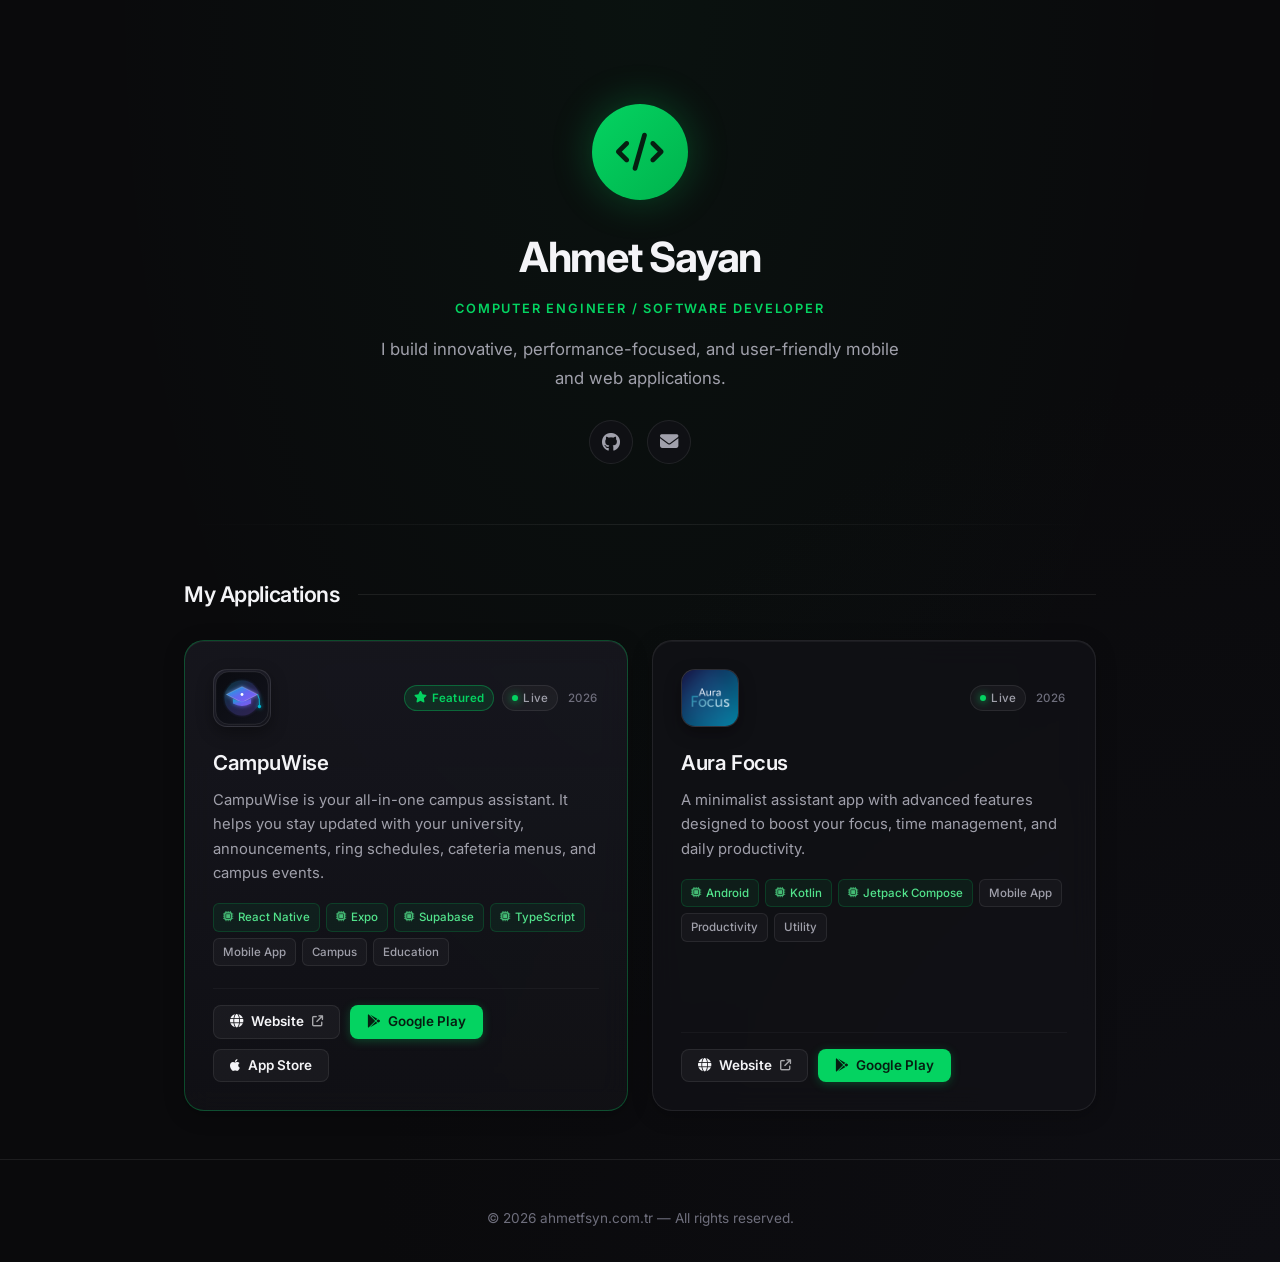
<file: index.html>
<!DOCTYPE html>
<html lang="en">
    <head>
        <meta charset="UTF-8">
        <meta name="viewport" content="width=device-width, initial-scale=1.0">
        <meta name="description"
            content="AhmetFSyn — Computer Engineer & Software Developer. Mobile and web applications.">
        <title>AhmetFSyn — Software Developer</title>

        <!-- Preconnect for Google Fonts -->
        <link rel="preconnect" href="https://fonts.googleapis.com">
        <link rel="preconnect" href="https://fonts.gstatic.com" crossorigin>
        <link
            href="https://fonts.googleapis.com/css2?family=Inter:wght@300;400;500;600;700&display=swap"
            rel="stylesheet">

        <!-- FontAwesome Icons --> 
        <link rel="stylesheet"
            href="https://cdnjs.cloudflare.com/ajax/libs/font-awesome/6.4.0/css/all.min.css">

        <!-- Stylesheet -->
        <link rel="stylesheet" href="style.css">
    </head>
    <body>
        <main class="container">
            <!-- Hero Section -->
            <header class="hero fade-up">
                <div class="avatar" aria-hidden="true">
                    <i class="fa-solid fa-code"></i>
                </div>
                <h1>Ahmet Sayan</h1>
                <p class="subtitle">Computer Engineer / Software Developer</p>
                <p class="bio">I build innovative, performance-focused, and
                    user-friendly mobile and web applications.</p>

                <div class="social-links">
                    <a href="https://github.com/ahmetfsyn" target="_blank"
                        rel="noopener noreferrer" class="social-link"
                        aria-label="GitHub">
                        <i class="fa-brands fa-github"></i>
                    </a>
                    <a href="mailto:ahmetfsyn@gmail.com"
                        class="social-link" aria-label="Email">
                        <i class="fa-solid fa-envelope"></i>
                    </a>
                </div>
            </header>

            <hr class="divider">

            <!-- Projects & Applications Section -->
            <section class="projects" id="projects">
                <h2 class="fade-up">My Applications</h2>
                <div class="projects-grid" id="projects-grid">
                    <!-- Project Card: CampuWise -->
                    <article class="project-card fade-up project-featured" id="project-campuwise">
                        <div class="card-glow-layer"></div>
                        <div class="project-top-row">
                            <div class="project-icon-wrapper">
                                <div class="project-icon">
                                    <img src="./campuwise/images/logo.svg" alt="CampuWise logo" onerror="this.onerror=null; this.parentElement.innerHTML='<i class=\'fa-solid fa-cube\' aria-hidden=\'true\'></i>';">
                                </div>
                            </div>
                            <div class="project-meta-badges">
                                <span class="badge badge-featured"><i class="fa-solid fa-star"></i> Featured</span>
                                <span class="badge badge-status status-live"><span class="status-pulse-dot"></span>Live</span>
                                <span class="badge badge-year">2026</span>
                            </div>
                        </div>
                        <div class="project-body">
                            <h3 class="project-title">CampuWise</h3>
                            <p class="project-desc">CampuWise is your all-in-one campus assistant. It helps you stay updated with your university, announcements, ring schedules, cafeteria menus, and campus events.</p>
                            <div class="project-tags-container">
                                <span class="tech-pill"><i class="fa-solid fa-microchip"></i> React Native</span>
                                <span class="tech-pill"><i class="fa-solid fa-microchip"></i> Expo</span>
                                <span class="tech-pill"><i class="fa-solid fa-microchip"></i> Supabase</span>
                                <span class="tech-pill"><i class="fa-solid fa-microchip"></i> TypeScript</span>
                                <span class="tag-pill">Mobile App</span>
                                <span class="tag-pill">Campus</span>
                                <span class="tag-pill">Education</span>
                            </div>
                        </div>
                        <div class="project-actions">
                            <a href="./campuwise/" class="btn btn-secondary"><i class="fa-solid fa-globe"></i> Website <i class="fa-solid fa-arrow-up-right-from-square btn-arrow"></i></a>
                            <a href="#" class="btn btn-primary" target="_blank" rel="noopener noreferrer"><i class="fa-brands fa-google-play"></i> Google Play</a>
                            <a href="#" class="btn btn-secondary" target="_blank" rel="noopener noreferrer"><i class="fa-brands fa-apple"></i> App Store</a>
                        </div>
                    </article>

                    <!-- Project Card: Aura Focus -->
                    <article class="project-card fade-up" id="project-aura-focus">
                        <div class="card-glow-layer"></div>
                        <div class="project-top-row">
                            <div class="project-icon-wrapper">
                                <div class="project-icon">
                                    <img src="./aura-focus/app-icon.png" alt="Aura Focus logo" onerror="this.onerror=null; this.parentElement.innerHTML='<i class=\'fa-solid fa-cube\' aria-hidden=\'true\'></i>';">
                                </div>
                            </div>
                            <div class="project-meta-badges">
                                <span class="badge badge-status status-live"><span class="status-pulse-dot"></span>Live</span>
                                <span class="badge badge-year">2026</span>
                            </div>
                        </div>
                        <div class="project-body">
                            <h3 class="project-title">Aura Focus</h3>
                            <p class="project-desc">A minimalist assistant app with advanced features designed to boost your focus, time management, and daily productivity.</p>
                            <div class="project-tags-container">
                                <span class="tech-pill"><i class="fa-solid fa-microchip"></i> Android</span>
                                <span class="tech-pill"><i class="fa-solid fa-microchip"></i> Kotlin</span>
                                <span class="tech-pill"><i class="fa-solid fa-microchip"></i> Jetpack Compose</span>
                                <span class="tag-pill">Mobile App</span>
                                <span class="tag-pill">Productivity</span>
                                <span class="tag-pill">Utility</span>
                            </div>
                        </div>
                        <div class="project-actions">
                            <a href="./aura-focus/" class="btn btn-secondary"><i class="fa-solid fa-globe"></i> Website <i class="fa-solid fa-arrow-up-right-from-square btn-arrow"></i></a>
                            <a href="#" class="btn btn-primary" target="_blank" rel="noopener noreferrer"><i class="fa-brands fa-google-play"></i> Google Play</a>
                        </div>
                    </article>
                </div>
            </section>

        </main>

        <footer class="site-footer">
            <p>&copy; 2026 ahmetfsyn.com.tr — All rights reserved.</p>
        </footer>

        <!-- Data Registry & Application Script -->
        <script src="projects.js"></script>
        <script src="script.js"></script>
    </body>
</html>
</file>
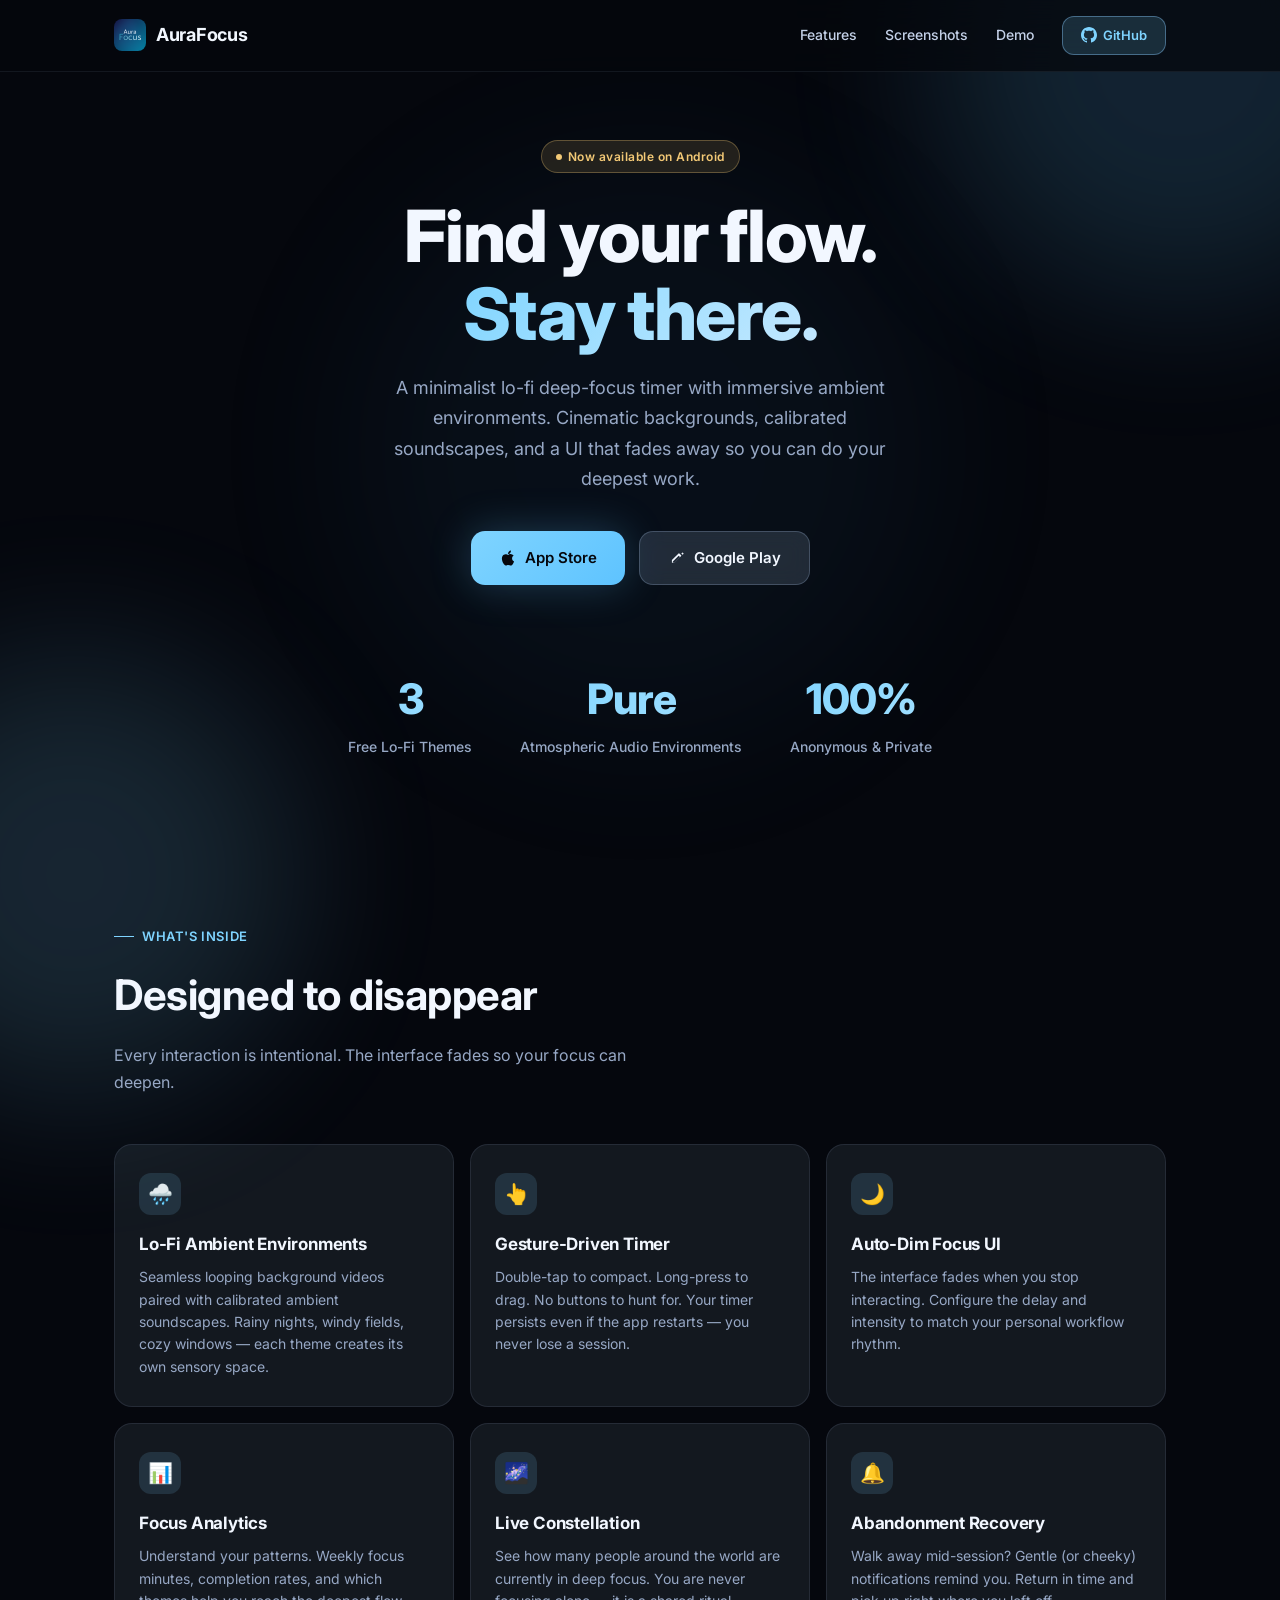
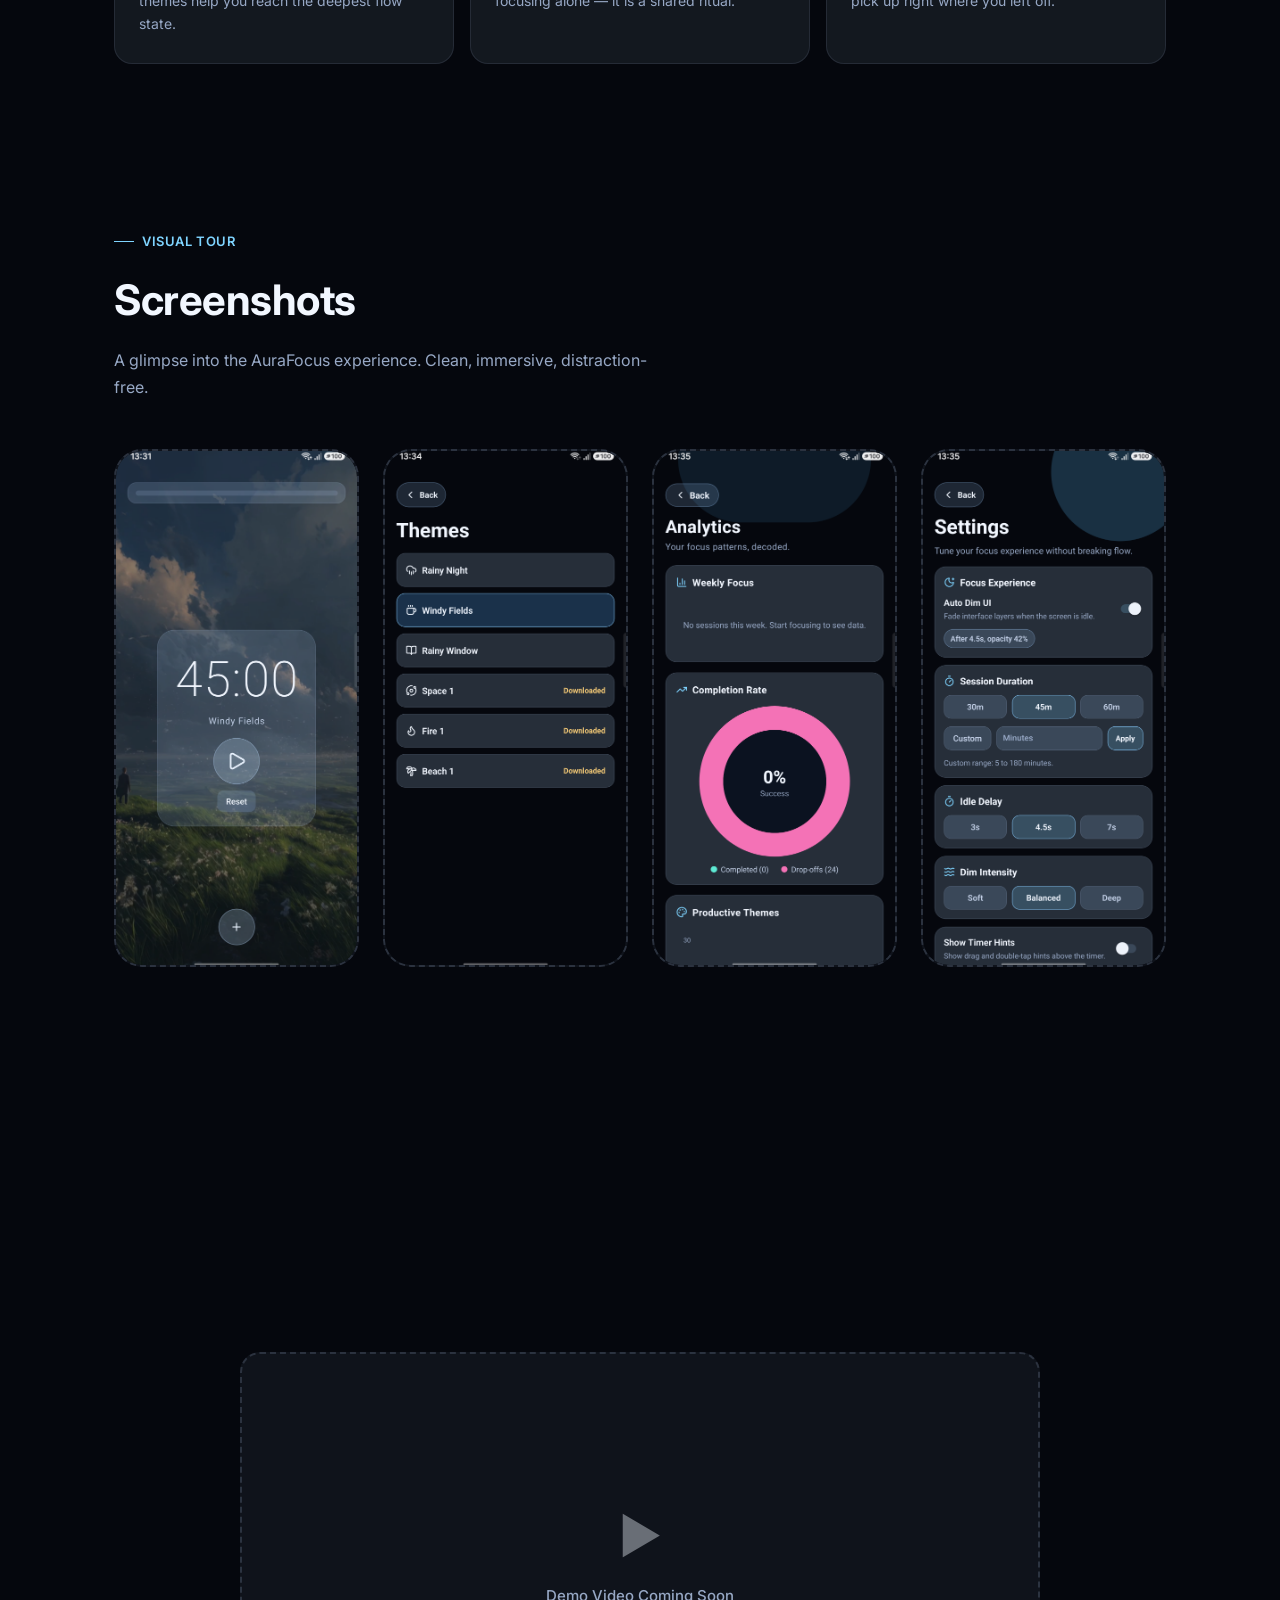
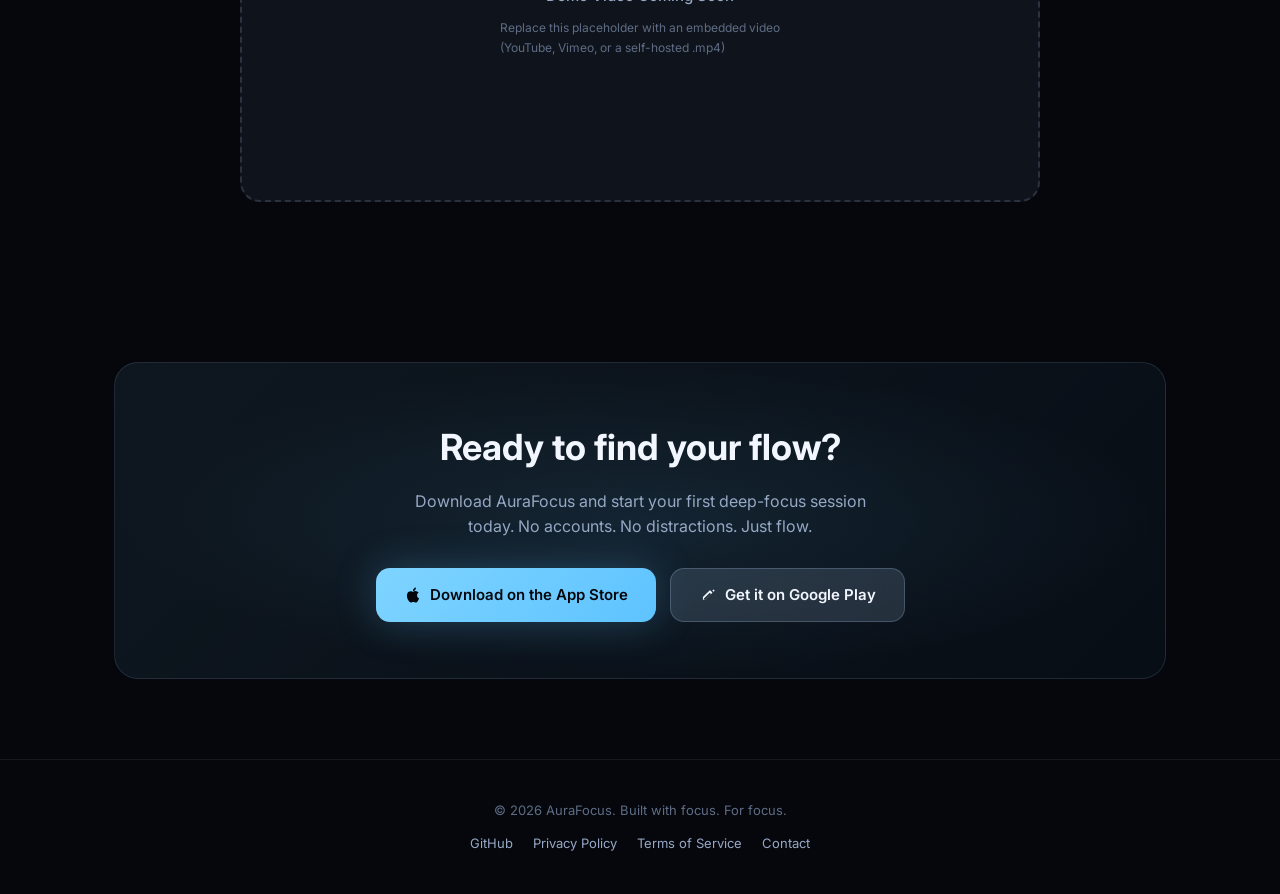
<file: aura-focus/index.html>
<!DOCTYPE html>
<html lang="en">
    <head>
        <meta charset="UTF-8">
        <meta name="viewport"
            content="width=device-width, initial-scale=1.0, minimum-scale=1.0">
        <title>AuraFocus — Enter Your Flow State</title>
        <meta name="description"
            content="A minimalist lo-fi deep-focus timer with immersive ambient environments. Find your flow. Stay there.">
        <meta name="theme-color" content="#05070d">
        <meta property="og:title" content="AuraFocus — Enter Your Flow State">
        <meta property="og:description"
            content="A minimalist lo-fi deep-focus timer with immersive ambient environments.">
        <meta property="og:type" content="website">
        <link rel="icon" type="image/png" href="app-icon.png">
        <link rel="apple-touch-icon" href="app-icon.png">
        <link rel="preconnect" href="https://fonts.googleapis.com">
        <link rel="preconnect" href="https://fonts.gstatic.com" crossorigin>
        <link
            href="https://fonts.googleapis.com/css2?family=Inter:wght@300;400;500;600;700;800&display=swap"
            rel="stylesheet">
        <style>
    *, *::before, *::after { margin: 0; padding: 0; box-sizing: border-box; }
    html { scroll-behavior: smooth; -webkit-font-smoothing: antialiased; }
    body { font-family: 'Inter', -apple-system, BlinkMacSystemFont, 'Segoe UI', sans-serif; background: #05070d; color: #f2f7ff; line-height: 1.6; overflow-x: hidden; }
    a { color: #7fd4ff; text-decoration: none; transition: color 0.2s; }
    a:hover { color: #a3e0ff; }
    img { max-width: 100%; display: block; }
    .bg-orb { position: fixed; border-radius: 50%; filter: blur(80px); opacity: 0.15; pointer-events: none; z-index: 0; }
    .bg-orb--primary { top: -200px; right: -150px; width: 500px; height: 500px; background: #5ec3ff; }
    .bg-orb--secondary { bottom: -200px; left: -150px; width: 450px; height: 450px; background: #7fd4ff; }
    .bg-orb--tertiary { top: 50%; left: 50%; transform: translate(-50%, -50%); width: 600px; height: 600px; background: #3a8fc2; opacity: 0.06; }
    .container { max-width: 1100px; margin: 0 auto; padding: 0 24px; position: relative; z-index: 1; }
    .nav { position: fixed; top: 0; left: 0; right: 0; z-index: 100; padding: 16px 24px; background: rgba(5, 7, 13, 0.75); backdrop-filter: blur(16px); -webkit-backdrop-filter: blur(16px); border-bottom: 1px solid rgba(191, 216, 255, 0.08); }
    .nav .container { display: flex; justify-content: space-between; align-items: center; }
    .nav-logo { display: flex; align-items: center; gap: 10px; }
    .nav-logo-icon { width: 32px; height: 32px; border-radius: 8px; }
    .nav-logo-text { font-size: 18px; font-weight: 700; color: #f2f7ff; letter-spacing: -0.3px; }
    .nav-links { display: flex; gap: 28px; align-items: center; }
    .nav-link { font-size: 14px; font-weight: 500; color: #c4d1e8; transition: color 0.2s; }
    .nav-link:hover { color: #f2f7ff; }
    .nav-cta { display: inline-flex; align-items: center; gap: 6px; padding: 8px 18px; border-radius: 12px; font-size: 13px; font-weight: 600; background: rgba(127, 212, 255, 0.16); border: 1px solid rgba(138, 205, 255, 0.4); color: #7fd4ff; transition: all 0.2s; }
    .nav-cta:hover { background: rgba(127, 212, 255, 0.24); color: #a3e0ff; }
    .hero { padding: 140px 0 80px; text-align: center; position: relative; z-index: 1; }
    .hero-badge { display: inline-flex; align-items: center; gap: 6px; padding: 6px 14px; border-radius: 999px; font-size: 12px; font-weight: 600; color: #f3c976; background: rgba(243, 201, 118, 0.12); border: 1px solid rgba(243, 201, 118, 0.3); margin-bottom: 24px; letter-spacing: 0.5px; }
    .hero-badge-dot { width: 6px; height: 6px; border-radius: 50%; background: #f3c976; }
    .hero-title { font-size: clamp(40px, 7vw, 72px); font-weight: 800; letter-spacing: -1.5px; line-height: 1.08; margin-bottom: 20px; }
    .hero-title span { background: linear-gradient(135deg, #7fd4ff, #a3e0ff, #c4e8ff); -webkit-background-clip: text; -webkit-text-fill-color: transparent; background-clip: text; }
    .hero-subtitle { font-size: 18px; font-weight: 400; color: #97a8c5; max-width: 520px; margin: 0 auto 36px; line-height: 1.7; }
    .hero-actions { display: flex; gap: 14px; justify-content: center; flex-wrap: wrap; }
    .btn { display: inline-flex; align-items: center; gap: 8px; padding: 14px 28px; border-radius: 14px; font-size: 15px; font-weight: 600; border: none; cursor: pointer; transition: all 0.25s; text-decoration: none; }
    .btn-primary { background: linear-gradient(135deg, #7fd4ff, #5ec3ff); color: #05070d; box-shadow: 0 0 40px rgba(94, 195, 255, 0.25); }
    .btn-primary:hover { box-shadow: 0 0 60px rgba(94, 195, 255, 0.4); transform: translateY(-1px); color: #05070d; }
    .btn-glass { background: rgba(188, 220, 255, 0.14); color: #f2f7ff; border: 1px solid rgba(191, 216, 255, 0.22); backdrop-filter: blur(10px); -webkit-backdrop-filter: blur(10px); }
    .btn-glass:hover { background: rgba(188, 220, 255, 0.22); border-color: rgba(191, 216, 255, 0.4); color: #f2f7ff; }
    .section { padding: 80px 0; position: relative; z-index: 1; }
    .section-label { display: inline-flex; align-items: center; gap: 8px; font-size: 13px; font-weight: 600; letter-spacing: 0.6px; color: #7fd4ff; text-transform: uppercase; margin-bottom: 14px; }
    .section-label::before { content: ''; width: 20px; height: 1px; background: #7fd4ff; }
    .section-title { font-size: clamp(28px, 4vw, 42px); font-weight: 700; letter-spacing: -0.5px; margin-bottom: 14px; }
    .section-desc { font-size: 16px; color: #97a8c5; max-width: 540px; line-height: 1.7; margin-bottom: 48px; }
    .features-grid { display: grid; grid-template-columns: repeat(auto-fit, minmax(300px, 1fr)); gap: 16px; }
    .feature-card { padding: 28px 24px; border-radius: 18px; background: rgba(188, 220, 255, 0.08); border: 1px solid rgba(191, 216, 255, 0.1); transition: all 0.3s; position: relative; overflow: hidden; }
    .feature-card:hover { background: rgba(188, 220, 255, 0.14); border-color: rgba(191, 216, 255, 0.22); transform: translateY(-2px); }
    .feature-card::before { content: ''; position: absolute; top: 0; left: 0; right: 0; height: 1px; background: linear-gradient(90deg, transparent, rgba(127, 212, 255, 0.3), transparent); opacity: 0; transition: opacity 0.3s; }
    .feature-card:hover::before { opacity: 1; }
    .feature-icon { width: 42px; height: 42px; border-radius: 12px; background: rgba(127, 212, 255, 0.14); display: flex; align-items: center; justify-content: center; font-size: 20px; margin-bottom: 16px; }
    .feature-title { font-size: 17px; font-weight: 700; margin-bottom: 8px; letter-spacing: -0.2px; }
    .feature-desc { font-size: 14px; color: #97a8c5; line-height: 1.6; }
    .screenshots-grid { display: grid; grid-template-columns: repeat(auto-fit, minmax(220px, 1fr)); gap: 24px; }
    .phone-mockup { background: rgba(188, 220, 255, 0.06); border: 2px dashed rgba(191, 216, 255, 0.16); border-radius: 28px; aspect-ratio: 9 / 19; display: flex; flex-direction: column; align-items: center; justify-content: center; gap: 10px; transition: all 0.3s; position: relative; overflow: hidden; }
    .phone-mockup:hover { border-color: rgba(127, 212, 255, 0.4); background: rgba(188, 220, 255, 0.1); }
    .phone-mockup-icon { font-size: 32px; opacity: 0.5; }
    .phone-mockup-label { font-size: 13px; font-weight: 500; color: #97a8c5; text-align: center; padding: 0 12px; }
    .phone-mockup-note { font-size: 11px; color: #5e6d85; text-align: center; padding: 0 16px; line-height: 1.4; }
    .phone-mockup img { width: 100%; height: 100%; object-fit: cover; border-radius: 26px; }
    .video-placeholder { width: 100%; max-width: 800px; margin: 0 auto; aspect-ratio: 16 / 9; border-radius: 20px; background: rgba(188, 220, 255, 0.06); border: 2px dashed rgba(191, 216, 255, 0.16); display: flex; flex-direction: column; align-items: center; justify-content: center; gap: 10px; transition: all 0.3s; }
    .video-placeholder:hover { border-color: rgba(127, 212, 255, 0.4); background: rgba(188, 220, 255, 0.1); }
    .video-placeholder-icon { font-size: 48px; opacity: 0.4; }
    .video-placeholder-label { font-size: 15px; font-weight: 500; color: #97a8c5; }
    .video-placeholder-note { font-size: 12px; color: #5e6d85; }
    .stats-row { display: flex; justify-content: center; gap: 48px; flex-wrap: wrap; }
    .stat-item { text-align: center; }
    .stat-number { font-size: 42px; font-weight: 800; letter-spacing: -1px; background: linear-gradient(135deg, #7fd4ff, #a3e0ff); -webkit-background-clip: text; -webkit-text-fill-color: transparent; background-clip: text; }
    .stat-label { font-size: 14px; color: #97a8c5; font-weight: 500; margin-top: 4px; }
    .cta-card { border-radius: 24px; padding: 56px 32px; text-align: center; background: linear-gradient(135deg, rgba(127, 212, 255, 0.08), rgba(94, 195, 255, 0.04)); border: 1px solid rgba(191, 216, 255, 0.12); position: relative; overflow: hidden; }
    .cta-card::before { content: ''; position: absolute; top: 0; left: 0; right: 0; bottom: 0; background: radial-gradient(ellipse at center, rgba(94, 195, 255, 0.1) 0%, transparent 70%); pointer-events: none; }
    .cta-title { font-size: clamp(24px, 3.5vw, 36px); font-weight: 700; margin-bottom: 12px; position: relative; }
    .cta-desc { font-size: 16px; color: #97a8c5; max-width: 460px; margin: 0 auto 28px; position: relative; }
    .cta-actions { display: flex; gap: 14px; justify-content: center; flex-wrap: wrap; position: relative; }
    .footer { padding: 40px 0; border-top: 1px solid rgba(191, 216, 255, 0.08); text-align: center; }
    .footer-text { font-size: 13px; color: #5e6d85; }
    .footer-links { display: flex; gap: 20px; justify-content: center; margin-top: 12px; }
    .footer-link { font-size: 13px; color: #97a8c5; transition: color 0.2s; }
    .footer-link:hover { color: #f2f7ff; }
    .reveal { opacity: 0; transform: translateY(24px); transition: opacity 0.6s ease, transform 0.6s ease; }
    .reveal.visible { opacity: 1; transform: translateY(0); }
    @media (max-width: 768px) {
      .hero { padding: 120px 0 60px; }
      .hero-title { font-size: 36px; }
      .hero-subtitle { font-size: 15px; }
      .nav-links { display: none; }
      .stats-row { gap: 28px; }
      .stat-number { font-size: 32px; }
      .features-grid { grid-template-columns: 1fr; }
      .screenshots-grid { grid-template-columns: repeat(2, 1fr); }
      .cta-card { padding: 40px 20px; }
    }
    @media (max-width: 480px) {
      .screenshots-grid { grid-template-columns: 1fr; }
      .hero-actions { flex-direction: column; align-items: center; }
      .btn { width: 100%; justify-content: center; }
    }
  </style>
    </head>
    <body>
        <div class="bg-orb bg-orb--primary"></div>
        <div class="bg-orb bg-orb--secondary"></div>
        <div class="bg-orb bg-orb--tertiary"></div>
        <nav class="nav">
            <div class="container">
                <div class="nav-logo">
                    <img src="app-icon.png" alt="AuraFocus"
                        class="nav-logo-icon">
                    <span class="nav-logo-text">AuraFocus</span>
                </div>
                <div class="nav-links">
                    <a href="#features" class="nav-link">Features</a>
                    <a href="#screenshots" class="nav-link">Screenshots</a>
                    <a href="#demo" class="nav-link">Demo</a>
                    <a href="https://github.com/ahmetfsyn/AuraFocus"
                        class="nav-cta" target="_blank" rel="noopener">
                        <svg width="16" height="16" viewBox="0 0 24 24"
                            fill="currentColor"><path
                                d="M12 0c-6.626 0-12 5.373-12 12 0 5.302 3.438 9.8 8.207 11.387.599.111.793-.261.793-.577v-2.234c-3.338.726-4.033-1.416-4.033-1.416-.546-1.387-1.333-1.756-1.333-1.756-1.089-.745.083-.729.083-.729 1.205.084 1.839 1.237 1.839 1.237 1.07 1.834 2.807 1.304 3.492.997.107-.775.418-1.305.762-1.604-2.665-.305-5.467-1.334-5.467-5.931 0-1.311.469-2.381 1.236-3.221-.124-.303-.535-1.524.117-3.176 0 0 1.008-.322 3.301 1.23.957-.266 1.983-.399 3.003-.404 1.02.005 2.047.138 3.006.404 2.291-1.552 3.297-1.23 3.297-1.23.653 1.653.242 2.874.118 3.176.77.84 1.235 1.911 1.235 3.221 0 4.609-2.807 5.624-5.479 5.921.43.372.823 1.102.823 2.222v3.293c0 .319.192.694.801.576 4.765-1.589 8.199-6.086 8.199-11.386 0-6.627-5.373-12-12-12z" /></svg>
                        GitHub
                    </a>
                </div>
            </div>
        </nav>
        <section class="hero">
            <div class="container">
                <div class="hero-badge">
                    <span class="hero-badge-dot"></span>
                    Now available on Android
                </div>
                <h1 class="hero-title reveal">
                    Find your flow.<br><span>Stay there.</span>
                </h1>
                <p class="hero-subtitle reveal">
                    A minimalist lo-fi deep-focus timer with immersive ambient
                    environments.
                    Cinematic backgrounds, calibrated soundscapes, and a UI that
                    fades away
                    so you can do your deepest work.
                </p>
                <div class="hero-actions reveal">
                    <!-- TODO: Replace with actual App Store link -->
                    <a href="#" class="btn btn-primary">
                        <svg width="18" height="18" viewBox="0 0 24 24"
                            fill="currentColor"><path
                                d="M18.71 19.5C17.88 20.74 17 21.95 15.66 21.97C14.32 21.99 13.89 21.18 12.37 21.18C10.84 21.18 10.37 21.95 9.09997 22C7.78997 22.05 6.79997 20.68 5.95997 19.47C4.24997 16.97 2.93997 12.42 4.69997 9.39C5.56997 7.87 7.12997 6.91 8.81997 6.88C10.1 6.86 11.32 7.75 12.11 7.75C12.89 7.75 14.37 6.68 15.92 6.84C16.57 6.87 18.39 7.1 19.56 8.82C19.47 8.88 17.39 10.1 17.41 12.63C17.44 15.65 20.06 16.66 20.09 16.67C20.06 16.74 19.67 18.11 18.71 19.5ZM13 3.5C13.73 2.67 14.94 2.04 15.94 2C16.07 3.17 15.6 4.35 14.9 5.19C14.21 6.04 13.07 6.7 11.95 6.61C11.8 5.46 12.36 4.26 13 3.5Z" /></svg>
                        App Store
                    </a>
                    <!-- TODO: Replace with actual Google Play link -->
                    <a href="https://play.google.com/store/apps/details?id=com.ahmetfsyn.AuraFocus" class="btn btn-glass">
                        <svg width="18" height="18" viewBox="0 0 24 24"
                            fill="currentColor"><path
                                d="M17.523 8.35l-2.403-2.403a.75.75 0 0 0-1.06 0l-8.84 8.84v3.463h3.463l8.84-8.84a.75.75 0 0 0 0-1.06zM8.22 18.5H6.5v-1.72l7.78-7.78 1.72 1.72L8.22 18.5zM19.47 7.78l-1.72-1.72 1.06-1.06a.75.75 0 0 1 1.06 0l.66.66a.75.75 0 0 1 0 1.06l-1.06 1.06z" /></svg>
                        Google Play
                    </a>
                </div>
            </div>
        </section>
        <section class="section" style="padding-top: 0;">
            <div class="container">
                <div class="stats-row reveal">
                    <div class="stat-item">
                        <div class="stat-number">3</div>
                        <div class="stat-label">Free Lo-Fi Themes</div>
                    </div>
                    <div class="stat-item">
                        <div class="stat-number">Pure</div>
                        <div class="stat-label">Atmospheric Audio
                            Environments</div>
                    </div>
                    <div class="stat-item">
                        <div class="stat-number">100%</div>
                        <div class="stat-label">Anonymous &amp; Private</div>
                    </div>
                </div>
            </div>
        </section>
        <section class="section" id="features">
            <div class="container">
                <div class="section-label reveal">What's Inside</div>
                <h2 class="section-title reveal">Designed to disappear</h2>
                <p class="section-desc reveal">
                    Every interaction is intentional. The interface fades so
                    your focus can deepen.
                </p>
                <div class="features-grid">
                    <div class="feature-card reveal">
                        <div class="feature-icon">🌧️</div>
                        <h3 class="feature-title">Lo-Fi Ambient
                            Environments</h3>
                        <p class="feature-desc">
                            Seamless looping background videos paired with
                            calibrated ambient soundscapes.
                            Rainy nights, windy fields, cozy windows — each
                            theme creates its own sensory space.
                        </p>
                    </div>
                    <div class="feature-card reveal">
                        <div class="feature-icon">👆</div>
                        <h3 class="feature-title">Gesture-Driven Timer</h3>
                        <p class="feature-desc">
                            Double-tap to compact. Long-press to drag. No
                            buttons to hunt for.
                            Your timer persists even if the app restarts — you
                            never lose a session.
                        </p>
                    </div>
                    <div class="feature-card reveal">
                        <div class="feature-icon">🌙</div>
                        <h3 class="feature-title">Auto-Dim Focus UI</h3>
                        <p class="feature-desc">
                            The interface fades when you stop interacting.
                            Configure the delay and
                            intensity to match your personal workflow rhythm.
                        </p>
                    </div>
                    <div class="feature-card reveal">
                        <div class="feature-icon">📊</div>
                        <h3 class="feature-title">Focus Analytics</h3>
                        <p class="feature-desc">
                            Understand your patterns. Weekly focus minutes,
                            completion rates,
                            and which themes help you reach the deepest flow
                            state.
                        </p>
                    </div>
                    <div class="feature-card reveal">
                        <div class="feature-icon">🌌</div>
                        <h3 class="feature-title">Live Constellation</h3>
                        <p class="feature-desc">
                            See how many people around the world are currently
                            in deep focus.
                            You are never focusing alone — it is a shared
                            ritual.
                        </p>
                    </div>
                    <div class="feature-card reveal">
                        <div class="feature-icon">🔔</div>
                        <h3 class="feature-title">Abandonment Recovery</h3>
                        <p class="feature-desc">
                            Walk away mid-session? Gentle (or cheeky)
                            notifications remind you.
                            Return in time and pick up right where you left off.
                        </p>
                    </div>
                </div>
            </div>
        </section>
        <section class="section" id="screenshots">
            <div class="container">
                <div class="section-label reveal">Visual Tour</div>
                <h2 class="section-title reveal">Screenshots</h2>
                <p class="section-desc reveal">
                    A glimpse into the AuraFocus experience. Clean, immersive,
                    distraction-free.
                </p>
                <div class="screenshots-grid">
                    <div class="phone-mockup reveal">
                        <img src="images/1.png" alt="Focus Screen"
                            loading="lazy">
                    </div>
                    <div class="phone-mockup reveal">
                        <img src="images/2.png" alt="Theme Selection"
                            loading="lazy">
                    </div>
                    <div class="phone-mockup reveal">
                        <img src="images/3.png" alt="Analytics" loading="lazy">
                    </div>
                    <div class="phone-mockup reveal">
                        <img src="images/4.png" alt="Settings" loading="lazy">
                    </div>
                </div>
            </div>
        </section>
        <section class="section" id="demo">
            <div class="container">
                <div class="section-label reveal">See It in Action</div>
                <h2 class="section-title reveal">Demo Video</h2>
                <p class="section-desc reveal">
                    Watch AuraFocus in motion — from starting a session to
                    browsing themes and reviewing analytics.
                </p>
                <div class="video-placeholder reveal">
                    <div class="video-placeholder-icon">▶️</div>
                    <div class="video-placeholder-label">Demo Video Coming
                        Soon</div>
                    <div class="video-placeholder-note">
                        Replace this placeholder with an embedded video<br>
                        (YouTube, Vimeo, or a self-hosted .mp4)
                    </div>
                </div>
            </div>
        </section>
        <section class="section">
            <div class="container">
                <div class="cta-card reveal">
                    <h2 class="cta-title">Ready to find your flow?</h2>
                    <p class="cta-desc">
                        Download AuraFocus and start your first deep-focus
                        session today.
                        No accounts. No distractions. Just flow.
                    </p>
                    <div class="cta-actions">
                        <a href="#" class="btn btn-primary">
                            <svg width="18" height="18" viewBox="0 0 24 24"
                                fill="currentColor"><path
                                    d="M18.71 19.5C17.88 20.74 17 21.95 15.66 21.97C14.32 21.99 13.89 21.18 12.37 21.18C10.84 21.18 10.37 21.95 9.09997 22C7.78997 22.05 6.79997 20.68 5.95997 19.47C4.24997 16.97 2.93997 12.42 4.69997 9.39C5.56997 7.87 7.12997 6.91 8.81997 6.88C10.1 6.86 11.32 7.75 12.11 7.75C12.89 7.75 14.37 6.68 15.92 6.84C16.57 6.87 18.39 7.1 19.56 8.82C19.47 8.88 17.39 10.1 17.41 12.63C17.44 15.65 20.06 16.66 20.09 16.67C20.06 16.74 19.67 18.11 18.71 19.5ZM13 3.5C13.73 2.67 14.94 2.04 15.94 2C16.07 3.17 15.6 4.35 14.9 5.19C14.21 6.04 13.07 6.7 11.95 6.61C11.8 5.46 12.36 4.26 13 3.5Z" /></svg>
                            Download on the App Store
                        </a>
                        <a href="https://play.google.com/store/apps/details?id=com.ahmetfsyn.AuraFocus" class="btn btn-glass">
                            <svg width="18" height="18" viewBox="0 0 24 24"
                                fill="currentColor"><path
                                    d="M17.523 8.35l-2.403-2.403a.75.75 0 0 0-1.06 0l-8.84 8.84v3.463h3.463l8.84-8.84a.75.75 0 0 0 0-1.06zM8.22 18.5H6.5v-1.72l7.78-7.78 1.72 1.72L8.22 18.5zM19.47 7.78l-1.72-1.72 1.06-1.06a.75.75 0 0 1 1.06 0l.66.66a.75.75 0 0 1 0 1.06l-1.06 1.06z" /></svg>
                            Get it on Google Play
                        </a>
                    </div>
                </div>
            </div>
        </section>
        <footer class="footer">
            <div class="container">
                <p class="footer-text">&copy; 2026 AuraFocus. Built with focus.
                    For focus.</p>
                <div class="footer-links">
                    <a href="https://github.com/ahmetfsyn/AuraFocus"
                        class="footer-link" target="_blank"
                        rel="noopener">GitHub</a>
                    <a href="#" class="footer-link">Privacy Policy</a>
                    <a href="#" class="footer-link">Terms of Service</a>
                    <a href="mailto:hello@aurafocus.app"
                        class="footer-link">Contact</a>
                </div>
            </div>
        </footer>
        <script>
    (function() {
      const observer = new IntersectionObserver(
        (entries) => {
          entries.forEach(entry => {
            if (entry.isIntersecting) {
              entry.target.classList.add('visible');
            }
          });
        },
        { threshold: 0.1, rootMargin: '0px 0px -40px 0px' }
      );
      document.querySelectorAll('.reveal').forEach(el => observer.observe(el));
      document.querySelectorAll('.features-grid .reveal').forEach((el, i) => {
        el.style.transitionDelay = i * 60 + 'ms';
      });
      document.querySelectorAll('.screenshots-grid .reveal').forEach((el, i) => {
        el.style.transitionDelay = i * 80 + 'ms';
      });
    })();
  </script>
    </body>
</html>
</file>
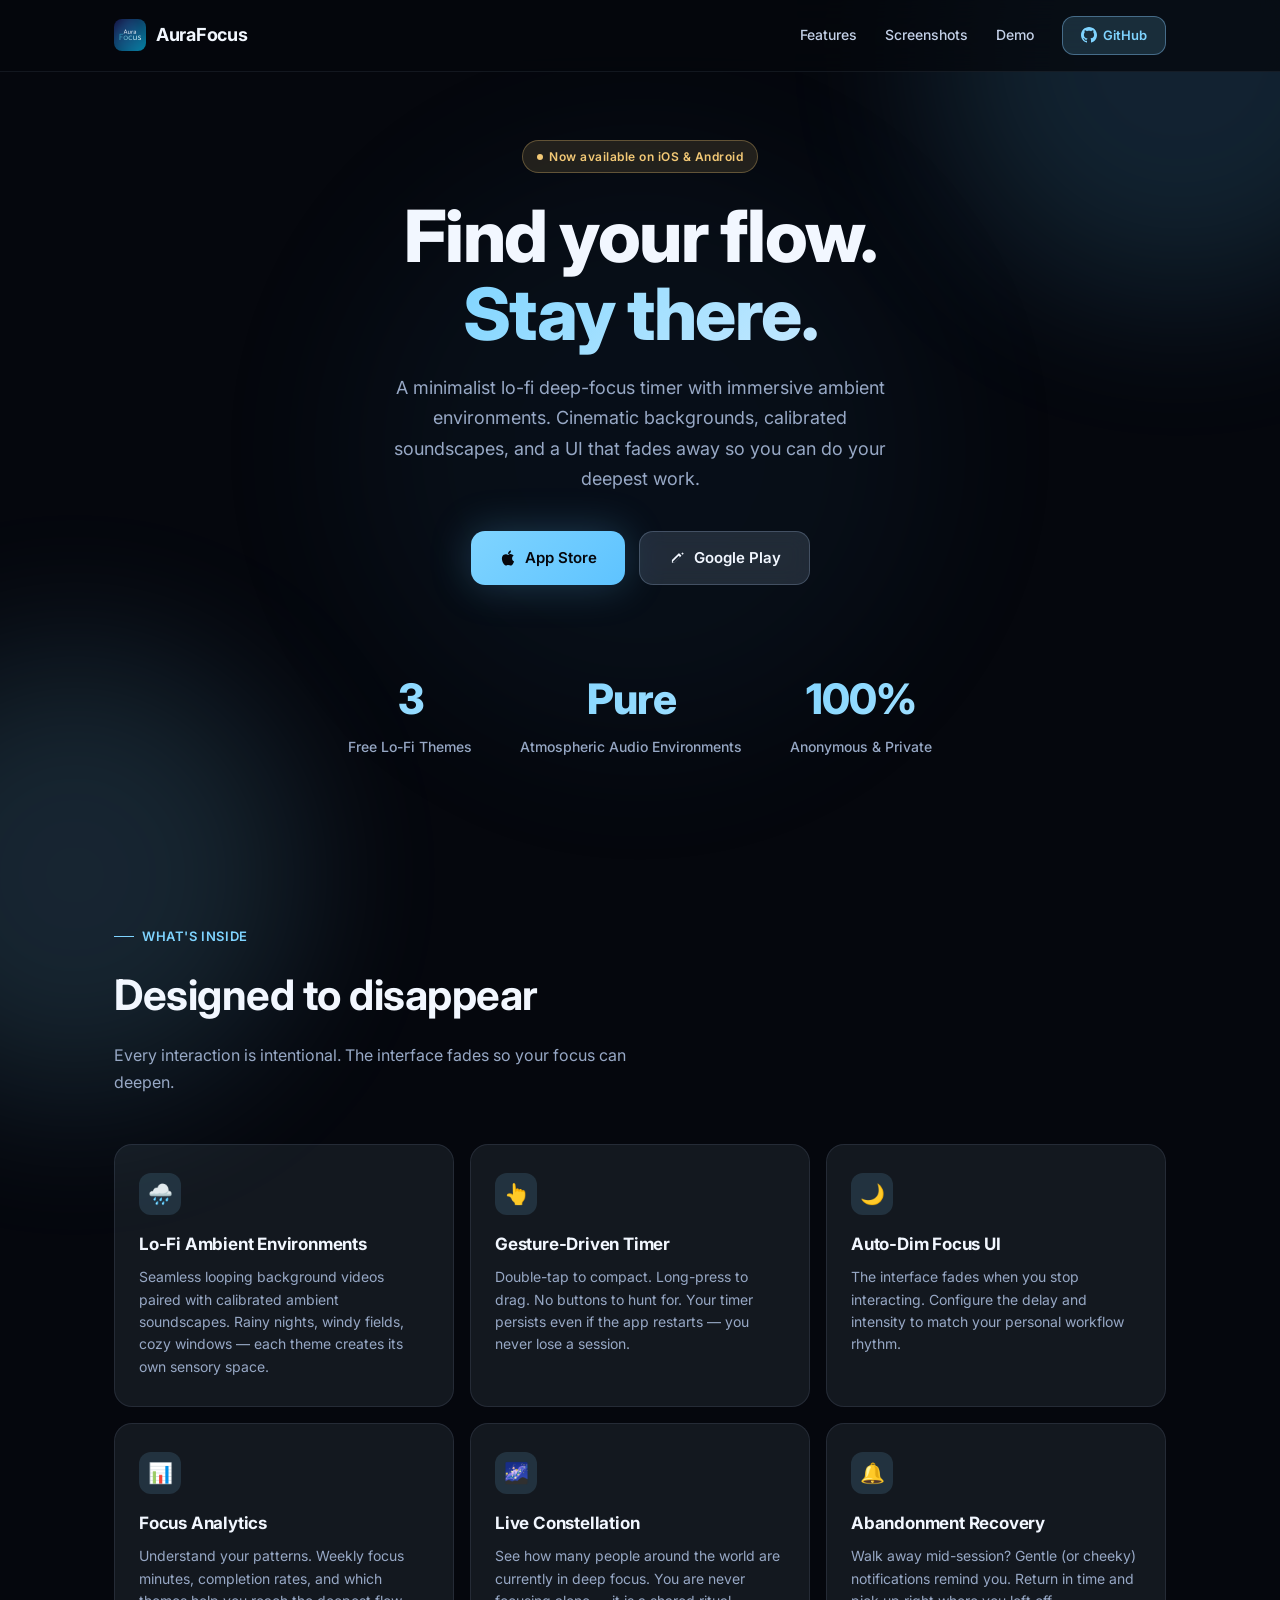
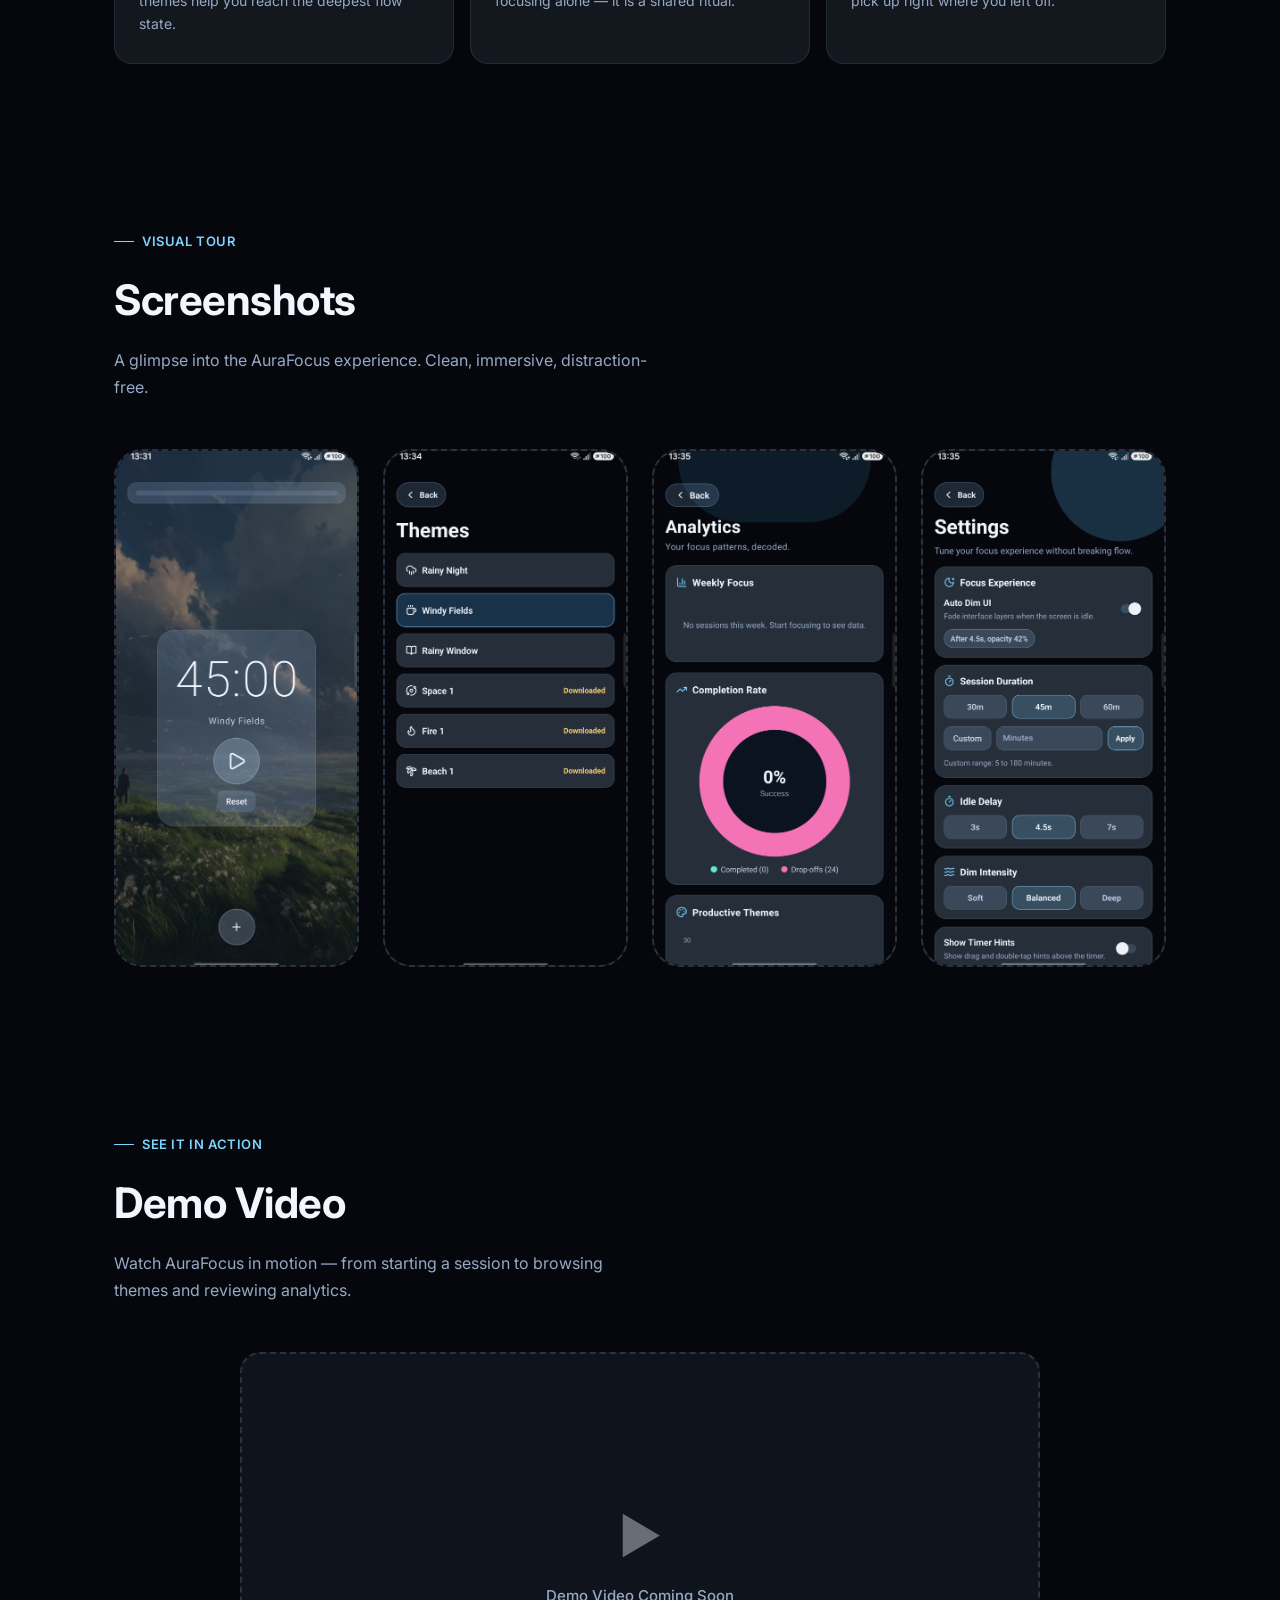
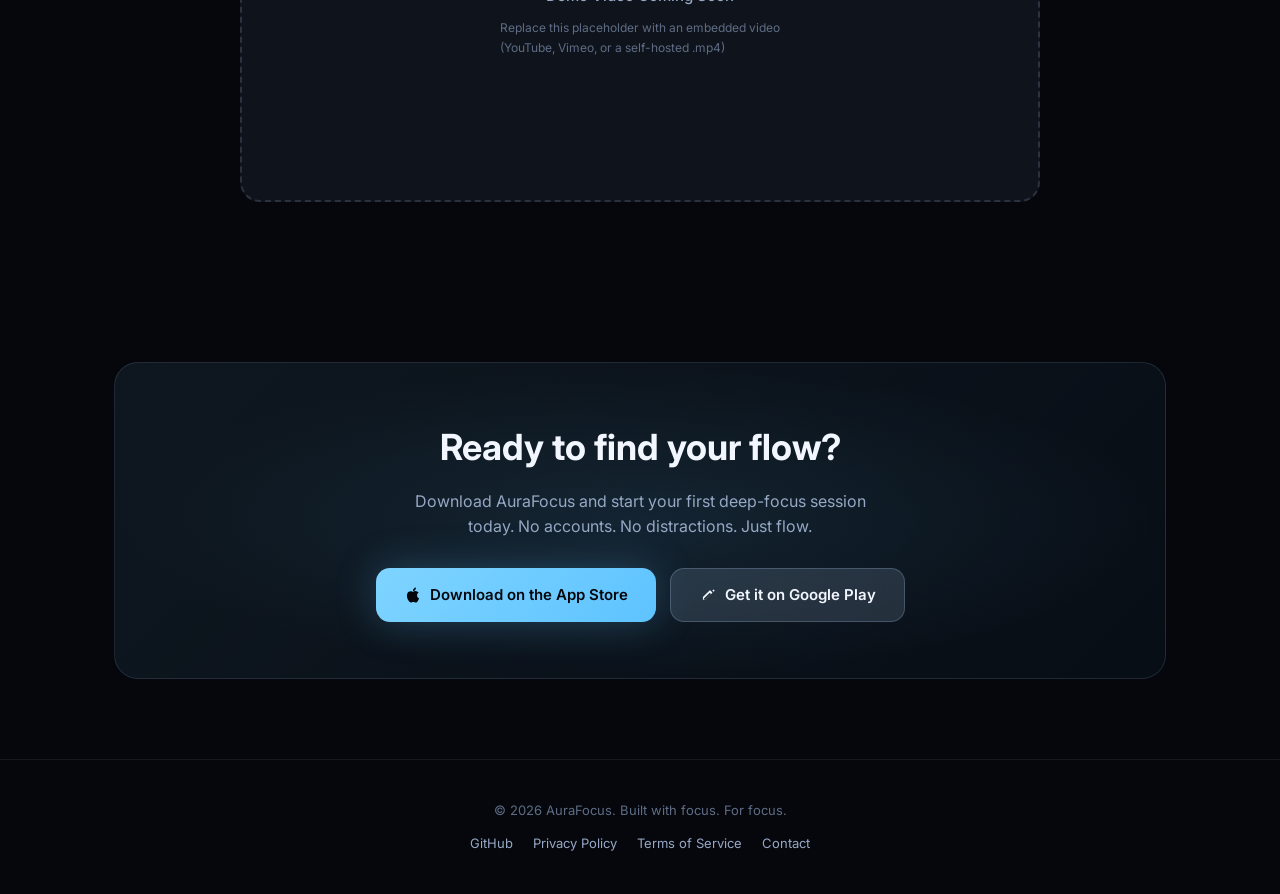
<file: aura-focus/docs/index.html>
<!DOCTYPE html>
<html lang="en">
    <head>
        <meta charset="UTF-8">
        <meta name="viewport"
            content="width=device-width, initial-scale=1.0, minimum-scale=1.0">
        <title>AuraFocus — Enter Your Flow State</title>
        <meta name="description"
            content="A minimalist lo-fi deep-focus timer with immersive ambient environments. Find your flow. Stay there.">
        <meta name="theme-color" content="#05070d">
        <meta property="og:title" content="AuraFocus — Enter Your Flow State">
        <meta property="og:description"
            content="A minimalist lo-fi deep-focus timer with immersive ambient environments.">
        <meta property="og:type" content="website">
        <link rel="icon" type="image/png" href="app-icon.png">
        <link rel="apple-touch-icon" href="app-icon.png">
        <link rel="preconnect" href="https://fonts.googleapis.com">
        <link rel="preconnect" href="https://fonts.gstatic.com" crossorigin>
        <link
            href="https://fonts.googleapis.com/css2?family=Inter:wght@300;400;500;600;700;800&display=swap"
            rel="stylesheet">
        <style>
    *, *::before, *::after { margin: 0; padding: 0; box-sizing: border-box; }
    html { scroll-behavior: smooth; -webkit-font-smoothing: antialiased; }
    body { font-family: 'Inter', -apple-system, BlinkMacSystemFont, 'Segoe UI', sans-serif; background: #05070d; color: #f2f7ff; line-height: 1.6; overflow-x: hidden; }
    a { color: #7fd4ff; text-decoration: none; transition: color 0.2s; }
    a:hover { color: #a3e0ff; }
    img { max-width: 100%; display: block; }
    .bg-orb { position: fixed; border-radius: 50%; filter: blur(80px); opacity: 0.15; pointer-events: none; z-index: 0; }
    .bg-orb--primary { top: -200px; right: -150px; width: 500px; height: 500px; background: #5ec3ff; }
    .bg-orb--secondary { bottom: -200px; left: -150px; width: 450px; height: 450px; background: #7fd4ff; }
    .bg-orb--tertiary { top: 50%; left: 50%; transform: translate(-50%, -50%); width: 600px; height: 600px; background: #3a8fc2; opacity: 0.06; }
    .container { max-width: 1100px; margin: 0 auto; padding: 0 24px; position: relative; z-index: 1; }
    .nav { position: fixed; top: 0; left: 0; right: 0; z-index: 100; padding: 16px 24px; background: rgba(5, 7, 13, 0.75); backdrop-filter: blur(16px); -webkit-backdrop-filter: blur(16px); border-bottom: 1px solid rgba(191, 216, 255, 0.08); }
    .nav .container { display: flex; justify-content: space-between; align-items: center; }
    .nav-logo { display: flex; align-items: center; gap: 10px; }
    .nav-logo-icon { width: 32px; height: 32px; border-radius: 8px; }
    .nav-logo-text { font-size: 18px; font-weight: 700; color: #f2f7ff; letter-spacing: -0.3px; }
    .nav-links { display: flex; gap: 28px; align-items: center; }
    .nav-link { font-size: 14px; font-weight: 500; color: #c4d1e8; transition: color 0.2s; }
    .nav-link:hover { color: #f2f7ff; }
    .nav-cta { display: inline-flex; align-items: center; gap: 6px; padding: 8px 18px; border-radius: 12px; font-size: 13px; font-weight: 600; background: rgba(127, 212, 255, 0.16); border: 1px solid rgba(138, 205, 255, 0.4); color: #7fd4ff; transition: all 0.2s; }
    .nav-cta:hover { background: rgba(127, 212, 255, 0.24); color: #a3e0ff; }
    .hero { padding: 140px 0 80px; text-align: center; position: relative; z-index: 1; }
    .hero-badge { display: inline-flex; align-items: center; gap: 6px; padding: 6px 14px; border-radius: 999px; font-size: 12px; font-weight: 600; color: #f3c976; background: rgba(243, 201, 118, 0.12); border: 1px solid rgba(243, 201, 118, 0.3); margin-bottom: 24px; letter-spacing: 0.5px; }
    .hero-badge-dot { width: 6px; height: 6px; border-radius: 50%; background: #f3c976; }
    .hero-title { font-size: clamp(40px, 7vw, 72px); font-weight: 800; letter-spacing: -1.5px; line-height: 1.08; margin-bottom: 20px; }
    .hero-title span { background: linear-gradient(135deg, #7fd4ff, #a3e0ff, #c4e8ff); -webkit-background-clip: text; -webkit-text-fill-color: transparent; background-clip: text; }
    .hero-subtitle { font-size: 18px; font-weight: 400; color: #97a8c5; max-width: 520px; margin: 0 auto 36px; line-height: 1.7; }
    .hero-actions { display: flex; gap: 14px; justify-content: center; flex-wrap: wrap; }
    .btn { display: inline-flex; align-items: center; gap: 8px; padding: 14px 28px; border-radius: 14px; font-size: 15px; font-weight: 600; border: none; cursor: pointer; transition: all 0.25s; text-decoration: none; }
    .btn-primary { background: linear-gradient(135deg, #7fd4ff, #5ec3ff); color: #05070d; box-shadow: 0 0 40px rgba(94, 195, 255, 0.25); }
    .btn-primary:hover { box-shadow: 0 0 60px rgba(94, 195, 255, 0.4); transform: translateY(-1px); color: #05070d; }
    .btn-glass { background: rgba(188, 220, 255, 0.14); color: #f2f7ff; border: 1px solid rgba(191, 216, 255, 0.22); backdrop-filter: blur(10px); -webkit-backdrop-filter: blur(10px); }
    .btn-glass:hover { background: rgba(188, 220, 255, 0.22); border-color: rgba(191, 216, 255, 0.4); color: #f2f7ff; }
    .section { padding: 80px 0; position: relative; z-index: 1; }
    .section-label { display: inline-flex; align-items: center; gap: 8px; font-size: 13px; font-weight: 600; letter-spacing: 0.6px; color: #7fd4ff; text-transform: uppercase; margin-bottom: 14px; }
    .section-label::before { content: ''; width: 20px; height: 1px; background: #7fd4ff; }
    .section-title { font-size: clamp(28px, 4vw, 42px); font-weight: 700; letter-spacing: -0.5px; margin-bottom: 14px; }
    .section-desc { font-size: 16px; color: #97a8c5; max-width: 540px; line-height: 1.7; margin-bottom: 48px; }
    .features-grid { display: grid; grid-template-columns: repeat(auto-fit, minmax(300px, 1fr)); gap: 16px; }
    .feature-card { padding: 28px 24px; border-radius: 18px; background: rgba(188, 220, 255, 0.08); border: 1px solid rgba(191, 216, 255, 0.1); transition: all 0.3s; position: relative; overflow: hidden; }
    .feature-card:hover { background: rgba(188, 220, 255, 0.14); border-color: rgba(191, 216, 255, 0.22); transform: translateY(-2px); }
    .feature-card::before { content: ''; position: absolute; top: 0; left: 0; right: 0; height: 1px; background: linear-gradient(90deg, transparent, rgba(127, 212, 255, 0.3), transparent); opacity: 0; transition: opacity 0.3s; }
    .feature-card:hover::before { opacity: 1; }
    .feature-icon { width: 42px; height: 42px; border-radius: 12px; background: rgba(127, 212, 255, 0.14); display: flex; align-items: center; justify-content: center; font-size: 20px; margin-bottom: 16px; }
    .feature-title { font-size: 17px; font-weight: 700; margin-bottom: 8px; letter-spacing: -0.2px; }
    .feature-desc { font-size: 14px; color: #97a8c5; line-height: 1.6; }
    .screenshots-grid { display: grid; grid-template-columns: repeat(auto-fit, minmax(220px, 1fr)); gap: 24px; }
    .phone-mockup { background: rgba(188, 220, 255, 0.06); border: 2px dashed rgba(191, 216, 255, 0.16); border-radius: 28px; aspect-ratio: 9 / 19; display: flex; flex-direction: column; align-items: center; justify-content: center; gap: 10px; transition: all 0.3s; position: relative; overflow: hidden; }
    .phone-mockup:hover { border-color: rgba(127, 212, 255, 0.4); background: rgba(188, 220, 255, 0.1); }
    .phone-mockup-icon { font-size: 32px; opacity: 0.5; }
    .phone-mockup-label { font-size: 13px; font-weight: 500; color: #97a8c5; text-align: center; padding: 0 12px; }
    .phone-mockup-note { font-size: 11px; color: #5e6d85; text-align: center; padding: 0 16px; line-height: 1.4; }
    .phone-mockup img { width: 100%; height: 100%; object-fit: cover; border-radius: 26px; }
    .video-placeholder { width: 100%; max-width: 800px; margin: 0 auto; aspect-ratio: 16 / 9; border-radius: 20px; background: rgba(188, 220, 255, 0.06); border: 2px dashed rgba(191, 216, 255, 0.16); display: flex; flex-direction: column; align-items: center; justify-content: center; gap: 10px; transition: all 0.3s; }
    .video-placeholder:hover { border-color: rgba(127, 212, 255, 0.4); background: rgba(188, 220, 255, 0.1); }
    .video-placeholder-icon { font-size: 48px; opacity: 0.4; }
    .video-placeholder-label { font-size: 15px; font-weight: 500; color: #97a8c5; }
    .video-placeholder-note { font-size: 12px; color: #5e6d85; }
    .stats-row { display: flex; justify-content: center; gap: 48px; flex-wrap: wrap; }
    .stat-item { text-align: center; }
    .stat-number { font-size: 42px; font-weight: 800; letter-spacing: -1px; background: linear-gradient(135deg, #7fd4ff, #a3e0ff); -webkit-background-clip: text; -webkit-text-fill-color: transparent; background-clip: text; }
    .stat-label { font-size: 14px; color: #97a8c5; font-weight: 500; margin-top: 4px; }
    .cta-card { border-radius: 24px; padding: 56px 32px; text-align: center; background: linear-gradient(135deg, rgba(127, 212, 255, 0.08), rgba(94, 195, 255, 0.04)); border: 1px solid rgba(191, 216, 255, 0.12); position: relative; overflow: hidden; }
    .cta-card::before { content: ''; position: absolute; top: 0; left: 0; right: 0; bottom: 0; background: radial-gradient(ellipse at center, rgba(94, 195, 255, 0.1) 0%, transparent 70%); pointer-events: none; }
    .cta-title { font-size: clamp(24px, 3.5vw, 36px); font-weight: 700; margin-bottom: 12px; position: relative; }
    .cta-desc { font-size: 16px; color: #97a8c5; max-width: 460px; margin: 0 auto 28px; position: relative; }
    .cta-actions { display: flex; gap: 14px; justify-content: center; flex-wrap: wrap; position: relative; }
    .footer { padding: 40px 0; border-top: 1px solid rgba(191, 216, 255, 0.08); text-align: center; }
    .footer-text { font-size: 13px; color: #5e6d85; }
    .footer-links { display: flex; gap: 20px; justify-content: center; margin-top: 12px; }
    .footer-link { font-size: 13px; color: #97a8c5; transition: color 0.2s; }
    .footer-link:hover { color: #f2f7ff; }
    .reveal { opacity: 0; transform: translateY(24px); transition: opacity 0.6s ease, transform 0.6s ease; }
    .reveal.visible { opacity: 1; transform: translateY(0); }
    @media (max-width: 768px) {
      .hero { padding: 120px 0 60px; }
      .hero-title { font-size: 36px; }
      .hero-subtitle { font-size: 15px; }
      .nav-links { display: none; }
      .stats-row { gap: 28px; }
      .stat-number { font-size: 32px; }
      .features-grid { grid-template-columns: 1fr; }
      .screenshots-grid { grid-template-columns: repeat(2, 1fr); }
      .cta-card { padding: 40px 20px; }
    }
    @media (max-width: 480px) {
      .screenshots-grid { grid-template-columns: 1fr; }
      .hero-actions { flex-direction: column; align-items: center; }
      .btn { width: 100%; justify-content: center; }
    }
  </style>
    </head>
    <body>
        <div class="bg-orb bg-orb--primary"></div>
        <div class="bg-orb bg-orb--secondary"></div>
        <div class="bg-orb bg-orb--tertiary"></div>
        <nav class="nav">
            <div class="container">
                <div class="nav-logo">
                    <img src="app-icon.png" alt="AuraFocus"
                        class="nav-logo-icon">
                    <span class="nav-logo-text">AuraFocus</span>
                </div>
                <div class="nav-links">
                    <a href="#features" class="nav-link">Features</a>
                    <a href="#screenshots" class="nav-link">Screenshots</a>
                    <a href="#demo" class="nav-link">Demo</a>
                    <a href="https://github.com/ahmetfsyn/AuraFocus"
                        class="nav-cta" target="_blank" rel="noopener">
                        <svg width="16" height="16" viewBox="0 0 24 24"
                            fill="currentColor"><path
                                d="M12 0c-6.626 0-12 5.373-12 12 0 5.302 3.438 9.8 8.207 11.387.599.111.793-.261.793-.577v-2.234c-3.338.726-4.033-1.416-4.033-1.416-.546-1.387-1.333-1.756-1.333-1.756-1.089-.745.083-.729.083-.729 1.205.084 1.839 1.237 1.839 1.237 1.07 1.834 2.807 1.304 3.492.997.107-.775.418-1.305.762-1.604-2.665-.305-5.467-1.334-5.467-5.931 0-1.311.469-2.381 1.236-3.221-.124-.303-.535-1.524.117-3.176 0 0 1.008-.322 3.301 1.23.957-.266 1.983-.399 3.003-.404 1.02.005 2.047.138 3.006.404 2.291-1.552 3.297-1.23 3.297-1.23.653 1.653.242 2.874.118 3.176.77.84 1.235 1.911 1.235 3.221 0 4.609-2.807 5.624-5.479 5.921.43.372.823 1.102.823 2.222v3.293c0 .319.192.694.801.576 4.765-1.589 8.199-6.086 8.199-11.386 0-6.627-5.373-12-12-12z" /></svg>
                        GitHub
                    </a>
                </div>
            </div>
        </nav>
        <section class="hero">
            <div class="container">
                <div class="hero-badge">
                    <span class="hero-badge-dot"></span>
                    Now available on iOS &amp; Android
                </div>
                <h1 class="hero-title reveal">
                    Find your flow.<br><span>Stay there.</span>
                </h1>
                <p class="hero-subtitle reveal">
                    A minimalist lo-fi deep-focus timer with immersive ambient
                    environments.
                    Cinematic backgrounds, calibrated soundscapes, and a UI that
                    fades away
                    so you can do your deepest work.
                </p>
                <div class="hero-actions reveal">
                    <!-- TODO: Replace with actual App Store link -->
                    <a href="#" class="btn btn-primary">
                        <svg width="18" height="18" viewBox="0 0 24 24"
                            fill="currentColor"><path
                                d="M18.71 19.5C17.88 20.74 17 21.95 15.66 21.97C14.32 21.99 13.89 21.18 12.37 21.18C10.84 21.18 10.37 21.95 9.09997 22C7.78997 22.05 6.79997 20.68 5.95997 19.47C4.24997 16.97 2.93997 12.42 4.69997 9.39C5.56997 7.87 7.12997 6.91 8.81997 6.88C10.1 6.86 11.32 7.75 12.11 7.75C12.89 7.75 14.37 6.68 15.92 6.84C16.57 6.87 18.39 7.1 19.56 8.82C19.47 8.88 17.39 10.1 17.41 12.63C17.44 15.65 20.06 16.66 20.09 16.67C20.06 16.74 19.67 18.11 18.71 19.5ZM13 3.5C13.73 2.67 14.94 2.04 15.94 2C16.07 3.17 15.6 4.35 14.9 5.19C14.21 6.04 13.07 6.7 11.95 6.61C11.8 5.46 12.36 4.26 13 3.5Z" /></svg>
                        App Store
                    </a>
                    <!-- TODO: Replace with actual Google Play link -->
                    <a href="#" class="btn btn-glass">
                        <svg width="18" height="18" viewBox="0 0 24 24"
                            fill="currentColor"><path
                                d="M17.523 8.35l-2.403-2.403a.75.75 0 0 0-1.06 0l-8.84 8.84v3.463h3.463l8.84-8.84a.75.75 0 0 0 0-1.06zM8.22 18.5H6.5v-1.72l7.78-7.78 1.72 1.72L8.22 18.5zM19.47 7.78l-1.72-1.72 1.06-1.06a.75.75 0 0 1 1.06 0l.66.66a.75.75 0 0 1 0 1.06l-1.06 1.06z" /></svg>
                        Google Play
                    </a>
                </div>
            </div>
        </section>
        <section class="section" style="padding-top: 0;">
            <div class="container">
                <div class="stats-row reveal">
                    <div class="stat-item">
                        <div class="stat-number">3</div>
                        <div class="stat-label">Free Lo-Fi Themes</div>
                    </div>
                    <div class="stat-item">
                        <div class="stat-number">Pure</div>
                        <div class="stat-label">Atmospheric Audio
                            Environments</div>
                    </div>
                    <div class="stat-item">
                        <div class="stat-number">100%</div>
                        <div class="stat-label">Anonymous &amp; Private</div>
                    </div>
                </div>
            </div>
        </section>
        <section class="section" id="features">
            <div class="container">
                <div class="section-label reveal">What's Inside</div>
                <h2 class="section-title reveal">Designed to disappear</h2>
                <p class="section-desc reveal">
                    Every interaction is intentional. The interface fades so
                    your focus can deepen.
                </p>
                <div class="features-grid">
                    <div class="feature-card reveal">
                        <div class="feature-icon">🌧️</div>
                        <h3 class="feature-title">Lo-Fi Ambient
                            Environments</h3>
                        <p class="feature-desc">
                            Seamless looping background videos paired with
                            calibrated ambient soundscapes.
                            Rainy nights, windy fields, cozy windows — each
                            theme creates its own sensory space.
                        </p>
                    </div>
                    <div class="feature-card reveal">
                        <div class="feature-icon">👆</div>
                        <h3 class="feature-title">Gesture-Driven Timer</h3>
                        <p class="feature-desc">
                            Double-tap to compact. Long-press to drag. No
                            buttons to hunt for.
                            Your timer persists even if the app restarts — you
                            never lose a session.
                        </p>
                    </div>
                    <div class="feature-card reveal">
                        <div class="feature-icon">🌙</div>
                        <h3 class="feature-title">Auto-Dim Focus UI</h3>
                        <p class="feature-desc">
                            The interface fades when you stop interacting.
                            Configure the delay and
                            intensity to match your personal workflow rhythm.
                        </p>
                    </div>
                    <div class="feature-card reveal">
                        <div class="feature-icon">📊</div>
                        <h3 class="feature-title">Focus Analytics</h3>
                        <p class="feature-desc">
                            Understand your patterns. Weekly focus minutes,
                            completion rates,
                            and which themes help you reach the deepest flow
                            state.
                        </p>
                    </div>
                    <div class="feature-card reveal">
                        <div class="feature-icon">🌌</div>
                        <h3 class="feature-title">Live Constellation</h3>
                        <p class="feature-desc">
                            See how many people around the world are currently
                            in deep focus.
                            You are never focusing alone — it is a shared
                            ritual.
                        </p>
                    </div>
                    <div class="feature-card reveal">
                        <div class="feature-icon">🔔</div>
                        <h3 class="feature-title">Abandonment Recovery</h3>
                        <p class="feature-desc">
                            Walk away mid-session? Gentle (or cheeky)
                            notifications remind you.
                            Return in time and pick up right where you left off.
                        </p>
                    </div>
                </div>
            </div>
        </section>
        <section class="section" id="screenshots">
            <div class="container">
                <div class="section-label reveal">Visual Tour</div>
                <h2 class="section-title reveal">Screenshots</h2>
                <p class="section-desc reveal">
                    A glimpse into the AuraFocus experience. Clean, immersive,
                    distraction-free.
                </p>
                <div class="screenshots-grid">
                    <div class="phone-mockup reveal">
                        <img src="images/1.png" alt="Focus Screen"
                            loading="lazy">
                    </div>
                    <div class="phone-mockup reveal">
                        <img src="images/2.png" alt="Theme Selection"
                            loading="lazy">
                    </div>
                    <div class="phone-mockup reveal">
                        <img src="images/3.png" alt="Analytics" loading="lazy">
                    </div>
                    <div class="phone-mockup reveal">
                        <img src="images/4.png" alt="Settings" loading="lazy">
                    </div>
                </div>
            </div>
        </section>
        <section class="section" id="demo">
            <div class="container">
                <div class="section-label reveal">See It in Action</div>
                <h2 class="section-title reveal">Demo Video</h2>
                <p class="section-desc reveal">
                    Watch AuraFocus in motion — from starting a session to
                    browsing themes and reviewing analytics.
                </p>
                <div class="video-placeholder reveal">
                    <div class="video-placeholder-icon">▶️</div>
                    <div class="video-placeholder-label">Demo Video Coming
                        Soon</div>
                    <div class="video-placeholder-note">
                        Replace this placeholder with an embedded video<br>
                        (YouTube, Vimeo, or a self-hosted .mp4)
                    </div>
                </div>
            </div>
        </section>
        <section class="section">
            <div class="container">
                <div class="cta-card reveal">
                    <h2 class="cta-title">Ready to find your flow?</h2>
                    <p class="cta-desc">
                        Download AuraFocus and start your first deep-focus
                        session today.
                        No accounts. No distractions. Just flow.
                    </p>
                    <div class="cta-actions">
                        <a href="#" class="btn btn-primary">
                            <svg width="18" height="18" viewBox="0 0 24 24"
                                fill="currentColor"><path
                                    d="M18.71 19.5C17.88 20.74 17 21.95 15.66 21.97C14.32 21.99 13.89 21.18 12.37 21.18C10.84 21.18 10.37 21.95 9.09997 22C7.78997 22.05 6.79997 20.68 5.95997 19.47C4.24997 16.97 2.93997 12.42 4.69997 9.39C5.56997 7.87 7.12997 6.91 8.81997 6.88C10.1 6.86 11.32 7.75 12.11 7.75C12.89 7.75 14.37 6.68 15.92 6.84C16.57 6.87 18.39 7.1 19.56 8.82C19.47 8.88 17.39 10.1 17.41 12.63C17.44 15.65 20.06 16.66 20.09 16.67C20.06 16.74 19.67 18.11 18.71 19.5ZM13 3.5C13.73 2.67 14.94 2.04 15.94 2C16.07 3.17 15.6 4.35 14.9 5.19C14.21 6.04 13.07 6.7 11.95 6.61C11.8 5.46 12.36 4.26 13 3.5Z" /></svg>
                            Download on the App Store
                        </a>
                        <a href="#" class="btn btn-glass">
                            <svg width="18" height="18" viewBox="0 0 24 24"
                                fill="currentColor"><path
                                    d="M17.523 8.35l-2.403-2.403a.75.75 0 0 0-1.06 0l-8.84 8.84v3.463h3.463l8.84-8.84a.75.75 0 0 0 0-1.06zM8.22 18.5H6.5v-1.72l7.78-7.78 1.72 1.72L8.22 18.5zM19.47 7.78l-1.72-1.72 1.06-1.06a.75.75 0 0 1 1.06 0l.66.66a.75.75 0 0 1 0 1.06l-1.06 1.06z" /></svg>
                            Get it on Google Play
                        </a>
                    </div>
                </div>
            </div>
        </section>
        <footer class="footer">
            <div class="container">
                <p class="footer-text">&copy; 2026 AuraFocus. Built with focus.
                    For focus.</p>
                <div class="footer-links">
                    <a href="https://github.com/ahmetfsyn/AuraFocus"
                        class="footer-link" target="_blank"
                        rel="noopener">GitHub</a>
                    <a href="#" class="footer-link">Privacy Policy</a>
                    <a href="#" class="footer-link">Terms of Service</a>
                    <a href="mailto:hello@aurafocus.app"
                        class="footer-link">Contact</a>
                </div>
            </div>
        </footer>
        <script>
    (function() {
      const observer = new IntersectionObserver(
        (entries) => {
          entries.forEach(entry => {
            if (entry.isIntersecting) {
              entry.target.classList.add('visible');
            }
          });
        },
        { threshold: 0.1, rootMargin: '0px 0px -40px 0px' }
      );
      document.querySelectorAll('.reveal').forEach(el => observer.observe(el));
      document.querySelectorAll('.features-grid .reveal').forEach((el, i) => {
        el.style.transitionDelay = i * 60 + 'ms';
      });
      document.querySelectorAll('.screenshots-grid .reveal').forEach((el, i) => {
        el.style.transitionDelay = i * 80 + 'ms';
      });
    })();
  </script>
    </body>
</html>
</file>
<file: style.css>
/* ====== Design Tokens ====== */
:root {
    --bg-body: #0a0a0c;
    --bg-card: rgba(18, 18, 23, 0.75);
    --bg-card-hover: rgba(24, 24, 32, 0.85);
    --border: rgba(255, 255, 255, 0.08);
    --border-hover: rgba(4, 211, 97, 0.45);
    --text-primary: #f4f4f7;
    --text-secondary: #a0a0ab;
    --text-muted: #6e6e7c;
    --accent: #04d361;
    --accent-glow: rgba(4, 211, 97, 0.28);
    --accent-hover: #00b34d;
    --accent-subtle: rgba(4, 211, 97, 0.1);
    --font-family: 'Inter', system-ui, -apple-system, BlinkMacSystemFont, 'Segoe UI', Roboto, sans-serif;
    --radius-sm: 8px;
    --radius-md: 16px;
    --radius-lg: 20px;
    --radius-full: 9999px;
    --transition-base: 0.25s cubic-bezier(0.16, 1, 0.3, 1);
}

/* ====== Reset & Base ====== */
*,
*::before,
*::after {
    margin: 0;
    padding: 0;
    box-sizing: border-box;
}

html {
    scroll-behavior: smooth;
}

body {
    font-family: var(--font-family);
    background-color: var(--bg-body);
    color: var(--text-primary);
    line-height: 1.6;
    min-height: 100vh;
    display: flex;
    flex-direction: column;
    -webkit-font-smoothing: antialiased;
    -moz-osx-font-smoothing: grayscale;
    background-image: 
        radial-gradient(at 50% 0%, rgba(4, 211, 97, 0.04) 0%, transparent 60%),
        radial-gradient(at 100% 100%, rgba(20, 20, 30, 0.4) 0%, transparent 50%);
}

/* ====== Layout ====== */
.container {
    max-width: 960px;
    width: 100%;
    margin: 0 auto;
    padding: 80px 24px 48px;
    flex: 1;
}

/* ====== Hero Section ====== */
.hero {
    text-align: center;
    padding: 24px 0 36px;
}

.avatar {
    width: 96px;
    height: 96px;
    background: linear-gradient(135deg, var(--accent), var(--accent-hover));
    color: #061e11;
    border-radius: var(--radius-full);
    display: inline-flex;
    align-items: center;
    justify-content: center;
    font-size: 38px;
    margin-bottom: 24px;
    box-shadow: 0 0 40px var(--accent-glow);
    transition: transform var(--transition-base), box-shadow var(--transition-base);
}

.avatar:hover {
    transform: scale(1.04);
    box-shadow: 0 0 50px rgba(4, 211, 97, 0.4);
}

.hero h1 {
    font-size: 2.6rem;
    font-weight: 700;
    letter-spacing: -0.03em;
    color: var(--text-primary);
    margin-bottom: 8px;
}

.subtitle {
    color: var(--accent);
    font-weight: 600;
    text-transform: uppercase;
    font-size: 0.8rem;
    letter-spacing: 1.8px;
    margin-bottom: 16px;
}

.bio {
    color: var(--text-secondary);
    font-size: 1.05rem;
    max-width: 540px;
    margin: 0 auto 28px;
    line-height: 1.7;
}

.social-links {
    display: inline-flex;
    gap: 14px;
}

.social-link {
    display: flex;
    align-items: center;
    justify-content: center;
    width: 44px;
    height: 44px;
    border-radius: var(--radius-full);
    background: var(--bg-card);
    border: 1px solid var(--border);
    color: var(--text-secondary);
    font-size: 1.15rem;
    text-decoration: none;
    backdrop-filter: blur(8px);
    transition: color var(--transition-base), border-color var(--transition-base), transform var(--transition-base), box-shadow var(--transition-base);
}

.social-link:hover {
    color: var(--text-primary);
    border-color: var(--accent);
    box-shadow: 0 0 20px var(--accent-glow);
    transform: translateY(-2px);
}

/* ====== Divider ====== */
.divider {
    border: 0;
    height: 1px;
    background: linear-gradient(90deg, transparent, var(--border), transparent);
    margin: 24px 0 52px;
}

/* ====== Projects Section ====== */
.projects {
    margin-top: 8px;
}

.projects h2 {
    font-size: 1.35rem;
    font-weight: 600;
    color: var(--text-primary);
    margin-bottom: 28px;
    letter-spacing: -0.02em;
    display: flex;
    align-items: center;
    gap: 10px;
}

.projects h2::after {
    content: '';
    flex: 1;
    height: 1px;
    background: var(--border);
    margin-left: 8px;
}

.projects-grid {
    display: grid;
    grid-template-columns: repeat(auto-fill, minmax(420px, 1fr));
    gap: 24px;
}

/* ====== Project Card (Elevated UI/UX) ====== */
.project-card {
    background: var(--bg-card);
    border: 1px solid var(--border);
    border-radius: var(--radius-lg);
    padding: 28px;
    display: flex;
    flex-direction: column;
    transition: transform var(--transition-base), border-color var(--transition-base), box-shadow var(--transition-base);
    position: relative;
    overflow: hidden;
    backdrop-filter: blur(14px);
    -webkit-backdrop-filter: blur(14px);
    box-shadow: inset 0 1px 0 0 rgba(255, 255, 255, 0.05), 0 4px 20px rgba(0, 0, 0, 0.25);
}

/* Dynamic Radial Glow on hover */
.card-glow-layer {
    position: absolute;
    top: 0;
    left: 0;
    right: 0;
    bottom: 0;
    background: radial-gradient(circle at top right, var(--accent-glow), transparent 70%);
    opacity: 0;
    transition: opacity 0.4s ease;
    pointer-events: none;
}

.project-card:hover {
    transform: translateY(-5px);
    border-color: var(--border-hover);
    box-shadow: 0 16px 44px rgba(0, 0, 0, 0.5), 0 0 32px rgba(4, 211, 97, 0.18), inset 0 1px 0 0 rgba(255, 255, 255, 0.1);
}

.project-card:hover .card-glow-layer {
    opacity: 0.25;
}

/* Featured Card Subtle Highlight */
.project-card.project-featured {
    border-color: rgba(4, 211, 97, 0.3);
    background: linear-gradient(180deg, rgba(24, 24, 32, 0.85) 0%, rgba(18, 18, 23, 0.8) 100%);
}

/* Top Row: Icon + Meta badges */
.project-top-row {
    display: flex;
    align-items: center;
    justify-content: space-between;
    gap: 16px;
    margin-bottom: 20px;
}

.project-icon-wrapper {
    position: relative;
}

.project-icon {
    width: 58px;
    height: 58px;
    min-width: 58px;
    background: linear-gradient(145deg, #1f1f2a, #13131a);
    border: 1px solid rgba(255, 255, 255, 0.1);
    border-radius: 14px;
    display: flex;
    align-items: center;
    justify-content: center;
    font-size: 1.5rem;
    color: var(--accent);
    overflow: hidden;
    box-shadow: 0 6px 16px rgba(0, 0, 0, 0.35);
    transition: transform var(--transition-base);
}

.project-card:hover .project-icon {
    transform: scale(1.05);
    border-color: rgba(4, 211, 97, 0.4);
}

.project-icon img {
    width: 100%;
    height: 100%;
    object-fit: cover;
    display: block;
}

/* Meta Badges */
.project-meta-badges {
    display: flex;
    align-items: center;
    gap: 8px;
    flex-wrap: wrap;
    justify-content: flex-end;
}

.badge {
    font-size: 0.72rem;
    font-weight: 500;
    padding: 3px 9px;
    border-radius: var(--radius-full);
    display: inline-flex;
    align-items: center;
    gap: 5px;
    letter-spacing: 0.2px;
}

.badge-featured {
    background: rgba(4, 211, 97, 0.12);
    border: 1px solid rgba(4, 211, 97, 0.35);
    color: var(--accent);
    font-weight: 600;
}

.badge-status {
    background: rgba(255, 255, 255, 0.04);
    border: 1px solid var(--border);
    color: var(--text-secondary);
}

.status-pulse-dot {
    width: 6px;
    height: 6px;
    border-radius: 50%;
    background: var(--text-muted);
}

.status-live .status-pulse-dot {
    background: var(--accent);
    box-shadow: 0 0 8px var(--accent);
}

.status-development .status-pulse-dot {
    background: #eab308;
    box-shadow: 0 0 8px rgba(234, 179, 8, 0.6);
}

.status-archived .status-pulse-dot {
    background: var(--text-muted);
}

.badge-year {
    color: var(--text-muted);
    font-weight: 500;
    padding: 0 2px;
}

/* Project Body */
.project-body {
    flex: 1;
    display: flex;
    flex-direction: column;
}

.project-title {
    font-size: 1.28rem;
    font-weight: 600;
    letter-spacing: -0.02em;
    color: var(--text-primary);
    margin-bottom: 8px;
}

.project-desc {
    color: var(--text-secondary);
    font-size: 0.925rem;
    line-height: 1.65;
    margin-bottom: 18px;
}

/* Tags & Tech Badges */
.project-tags-container {
    display: flex;
    flex-wrap: wrap;
    gap: 6px;
    margin-bottom: 22px;
}

.tech-pill {
    font-size: 0.72rem;
    font-weight: 500;
    padding: 4px 9px;
    border-radius: 6px;
    background: rgba(4, 211, 97, 0.07);
    color: #52e38c;
    border: 1px solid rgba(4, 211, 97, 0.18);
    display: inline-flex;
    align-items: center;
    gap: 5px;
}

.tech-pill i {
    font-size: 0.65rem;
    opacity: 0.8;
}

.tag-pill {
    font-size: 0.72rem;
    font-weight: 500;
    padding: 4px 9px;
    border-radius: 6px;
    background: rgba(255, 255, 255, 0.03);
    color: var(--text-secondary);
    border: 1px solid var(--border);
}

/* Project Actions / Button Group */
.project-actions {
    display: flex;
    gap: 10px;
    flex-wrap: wrap;
    margin-top: auto;
    padding-top: 16px;
    border-top: 1px solid rgba(255, 255, 255, 0.04);
}

.btn {
    display: inline-flex;
    align-items: center;
    gap: 8px;
    padding: 9px 16px;
    border-radius: var(--radius-sm);
    font-size: 0.84rem;
    font-weight: 600;
    font-family: var(--font-family);
    text-decoration: none;
    transition: all var(--transition-base);
    border: 1px solid transparent;
    cursor: pointer;
    line-height: 1;
}

.btn-arrow {
    font-size: 0.7rem;
    opacity: 0.65;
    transition: transform var(--transition-base), opacity var(--transition-base);
}

.btn:hover .btn-arrow {
    opacity: 1;
    transform: translate(2px, -2px);
}

.btn-primary {
    background: var(--accent);
    color: #061e11;
    box-shadow: 0 2px 10px var(--accent-glow);
}

.btn-primary:hover {
    background: var(--accent-hover);
    transform: translateY(-2px);
    box-shadow: 0 6px 20px var(--accent-glow);
}

.btn-secondary {
    background: rgba(255, 255, 255, 0.04);
    color: var(--text-primary);
    border-color: var(--border);
}

.btn-secondary:hover {
    background: rgba(255, 255, 255, 0.08);
    border-color: rgba(4, 211, 97, 0.4);
    color: #ffffff;
    transform: translateY(-2px);
    box-shadow: 0 4px 14px rgba(0, 0, 0, 0.3);
}

.btn:focus-visible {
    outline: 2px solid var(--accent);
    outline-offset: 2px;
}

/* Empty projects state */
.no-projects {
    color: var(--text-muted);
    font-size: 0.95rem;
    grid-column: 1 / -1;
    text-align: center;
    padding: 40px 0;
}

/* ====== Footer ====== */
.site-footer {
    padding: 48px 24px 32px;
    text-align: center;
    color: var(--text-muted);
    font-size: 0.85rem;
    border-top: 1px solid var(--border);
}

/* ====== Scroll Animations ====== */
.fade-up {
    opacity: 0;
    transform: translateY(30px);
    transition: opacity 0.6s cubic-bezier(0.16, 1, 0.3, 1), transform 0.6s cubic-bezier(0.16, 1, 0.3, 1);
    will-change: opacity, transform;
}

.fade-up.visible {
    opacity: 1;
    transform: translateY(0);
}

/* ====== Responsive ====== */
@media (max-width: 640px) {
    .container {
        padding: 50px 16px 24px;
    }

    .hero h1 {
        font-size: 2.1rem;
    }

    .projects-grid {
        grid-template-columns: 1fr;
        gap: 20px;
    }

    .project-card {
        padding: 20px;
    }

    .project-top-row {
        align-items: flex-start;
    }

    .project-meta-badges {
        justify-content: flex-start;
    }

    .btn {
        flex: 1 1 calc(50% - 10px);
        justify-content: center;
    }
}
</file>
